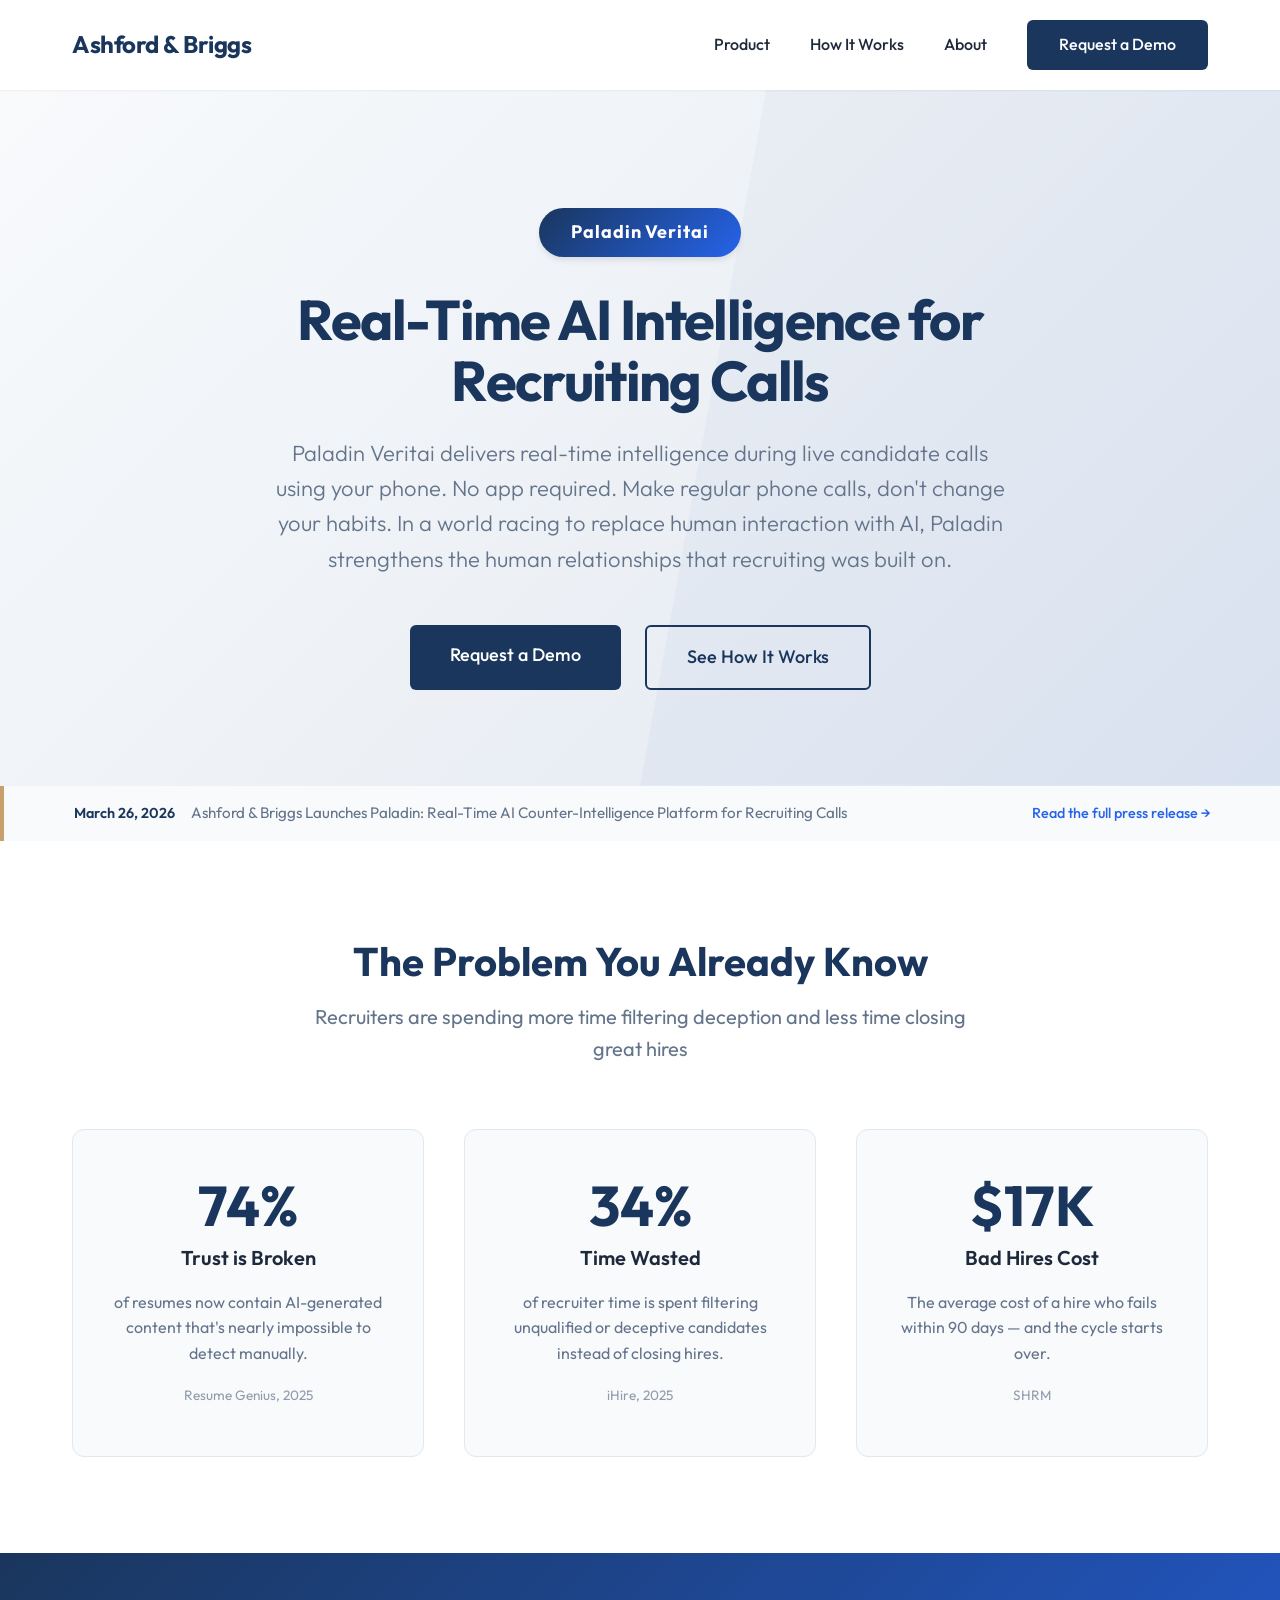
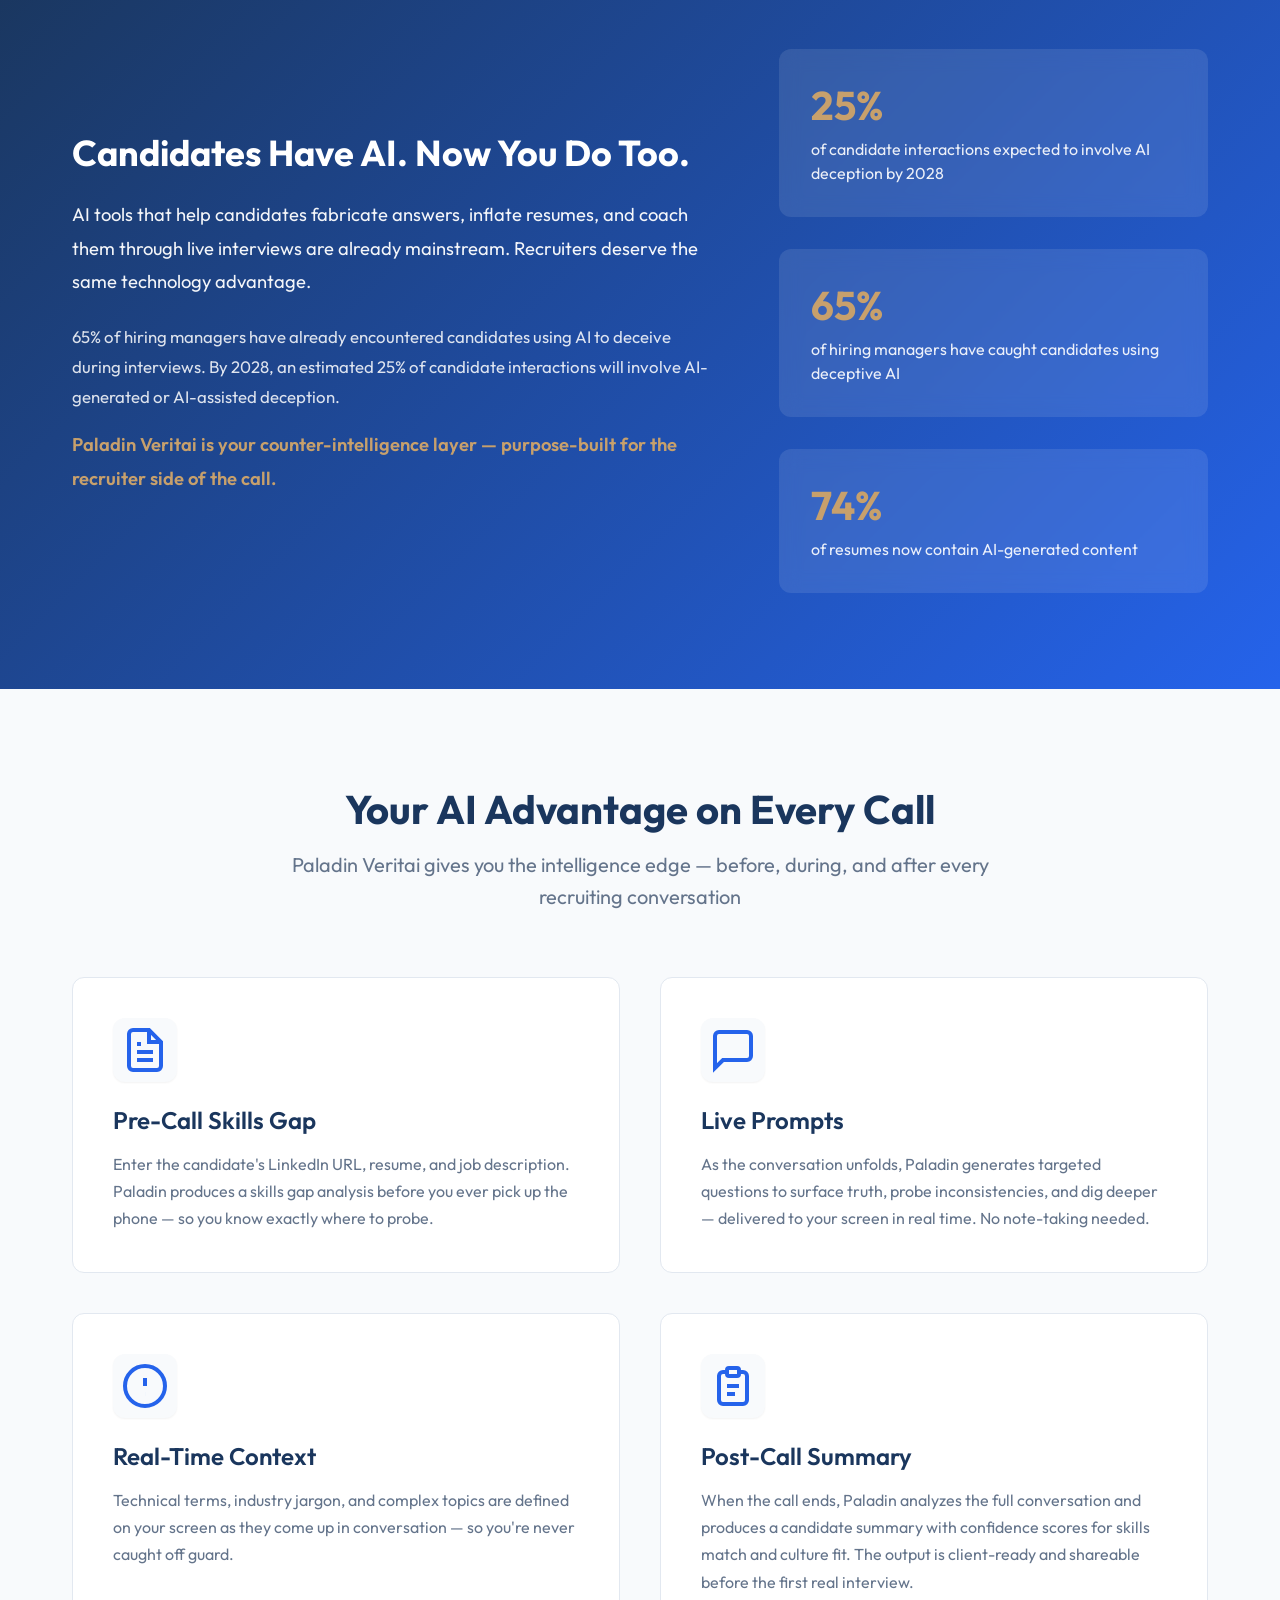
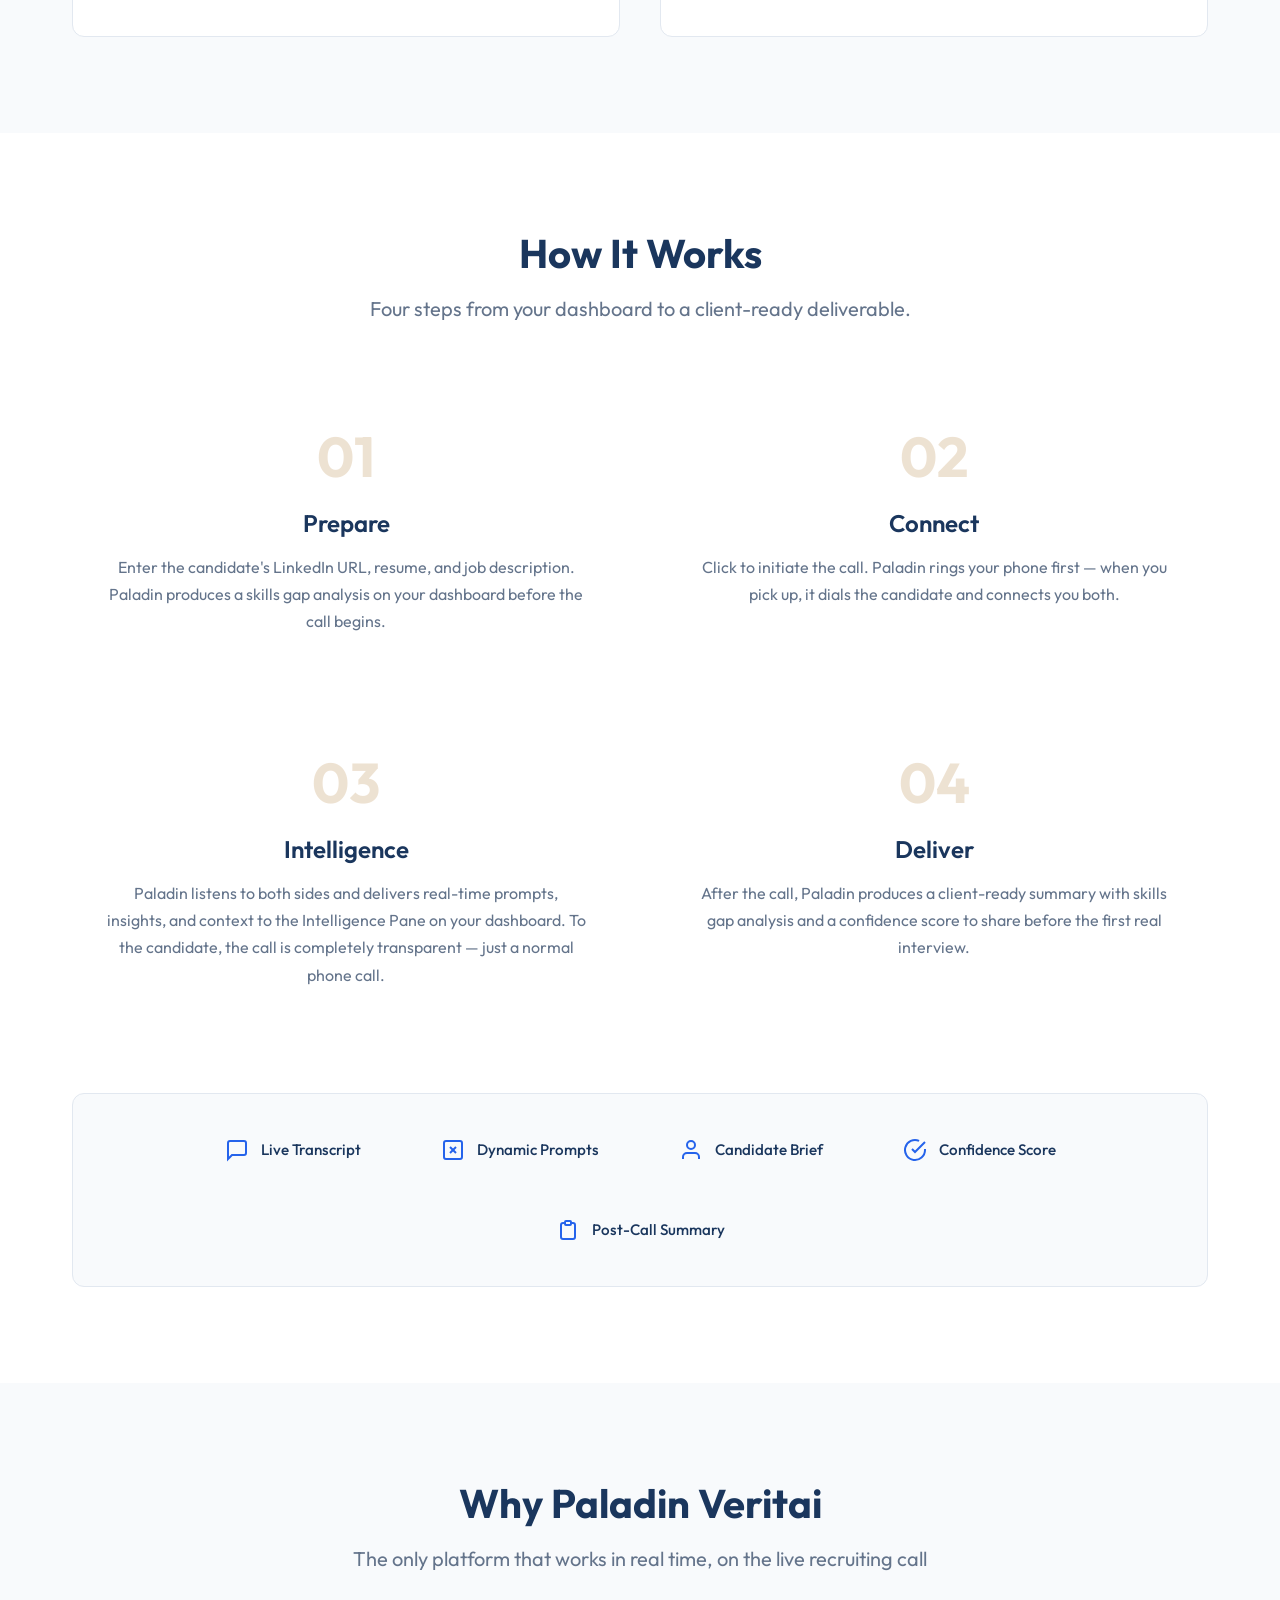
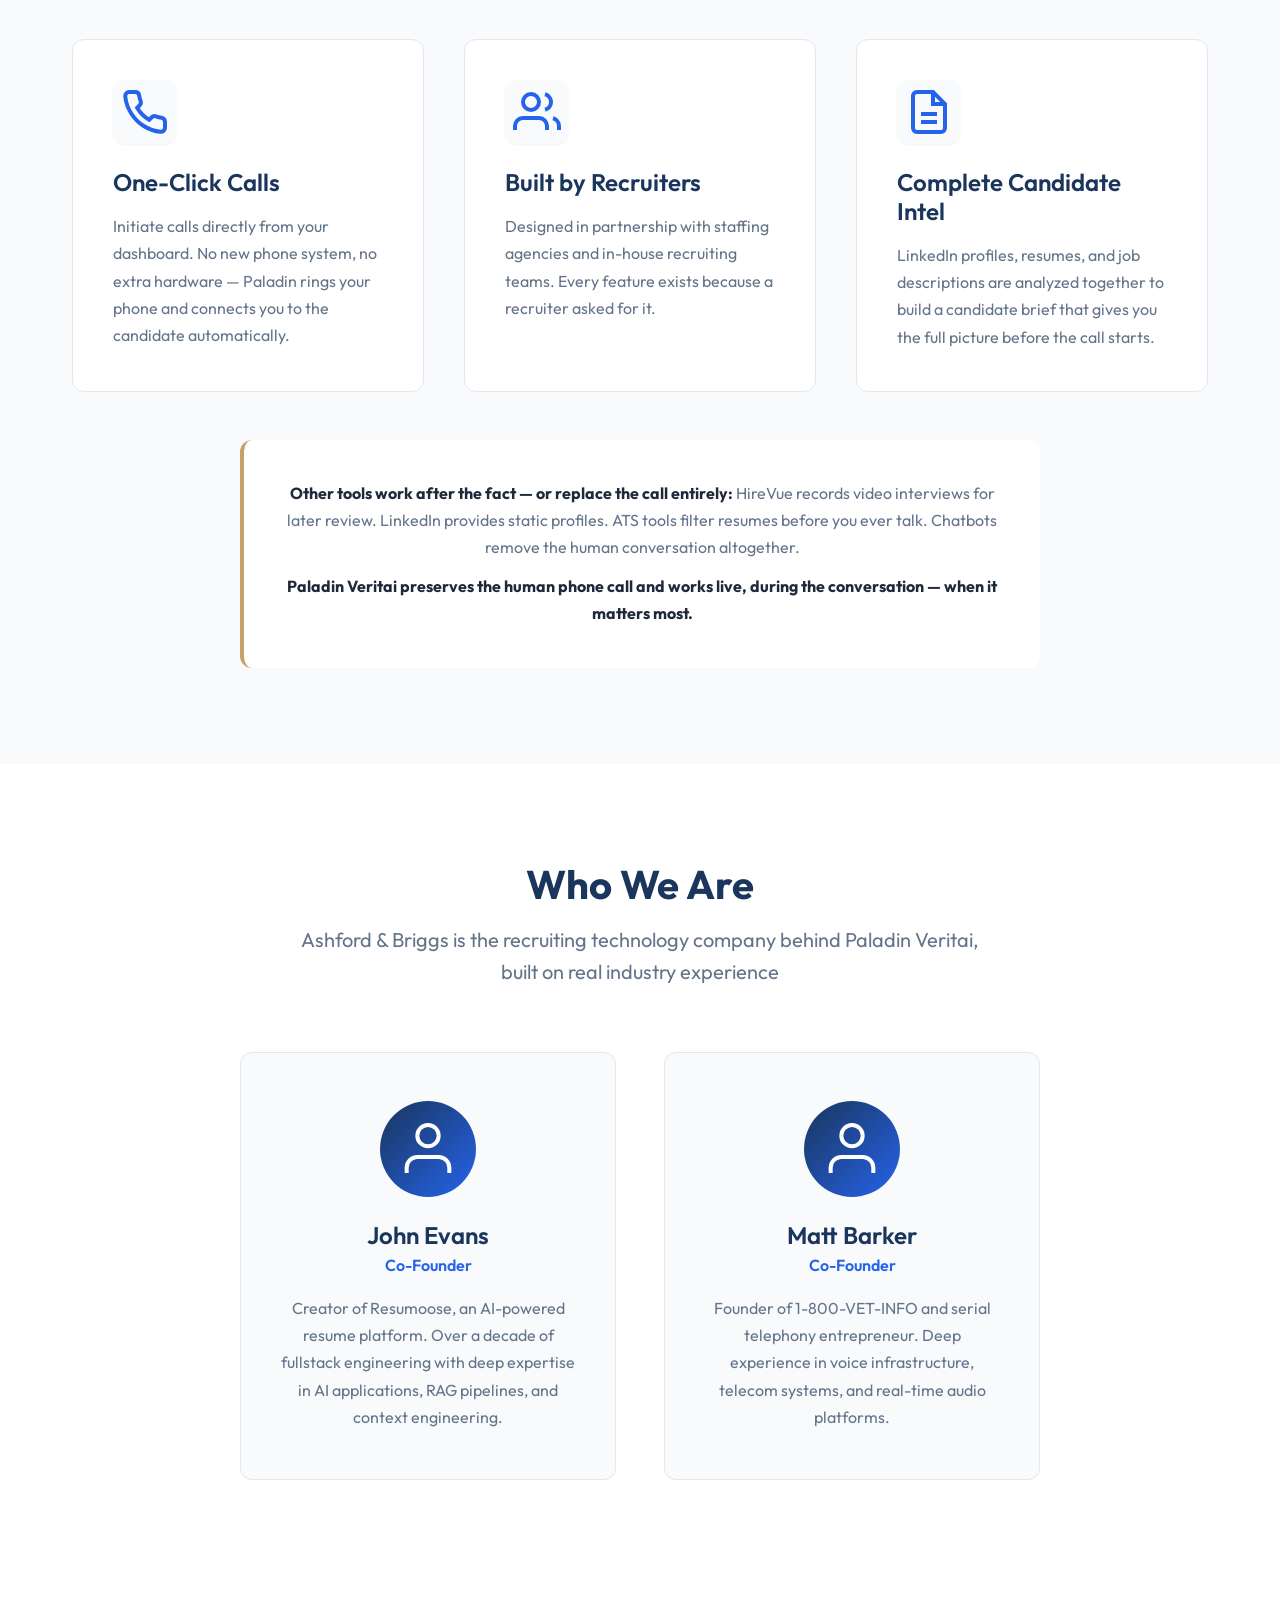
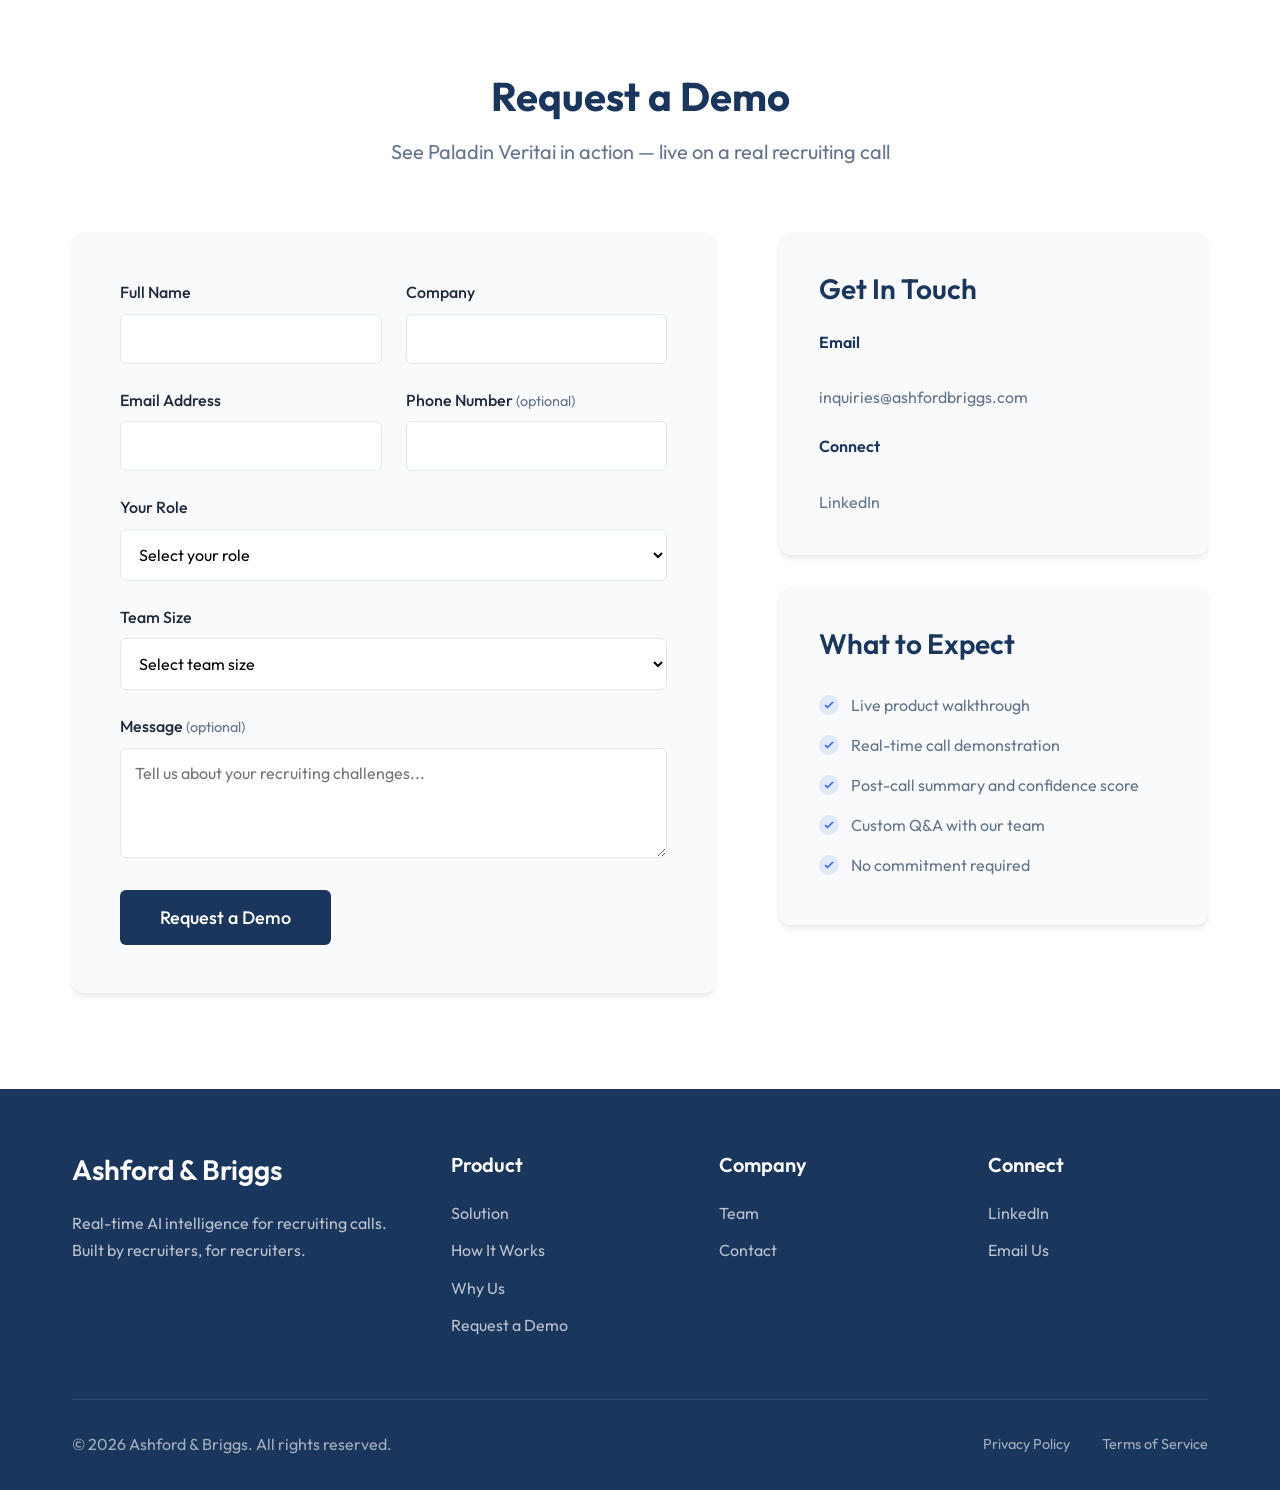
<file: index.html>
<!DOCTYPE html>
<html lang="en">
<head>
    <meta charset="UTF-8">
    <meta name="viewport" content="width=device-width, initial-scale=1.0">
    <!-- SEO Meta Tags -->
    <title>Paladin - Real-Time AI Intelligence for Recruiting Calls</title>
    <meta name="description" content="Transform recruiting with Paladin's real-time AI intelligence. Get live candidate insights during phone calls without changing your workflow. Try Paladin today!">
    <meta name="keywords" content="real-time recruiting AI, AI recruiting intelligence, candidate verification, recruiting technology, live call intelligence, phone recruiting AI, AI interview assistance, recruiting automation, candidate screening AI, voice technology recruiting">
    <meta name="author" content="Ashford & Briggs">
    <meta name="robots" content="index, follow, max-snippet:-1, max-image-preview:large, max-video-preview:-1">
    <link rel="canonical" href="https://ashfordbriggs.com">

    <!-- Open Graph Tags -->
    <meta property="og:type" content="website">
    <meta property="og:title" content="Paladin: Real-Time AI Intelligence for Recruiting Calls">
    <meta property="og:description" content="Revolutionary AI-powered recruiting intelligence that works through your phone. No app required - just make calls and get real-time candidate insights.">
    <meta property="og:url" content="https://ashfordbriggs.com">
    <meta property="og:image" content="https://ashfordbriggs.com/images/paladin-og-image.jpg">
    <meta property="og:site_name" content="Ashford and Briggs">
    <meta property="og:locale" content="en_US">

    <!-- Twitter Card Tags -->
    <meta name="twitter:card" content="summary_large_image">
    <meta name="twitter:title" content="Paladin: Real-Time AI Intelligence for Recruiting Calls">
    <meta name="twitter:description" content="Revolutionary AI-powered recruiting intelligence that works through your phone. No app required - just make calls and get real-time candidate insights.">
    <meta name="twitter:image" content="https://ashfordbriggs.com/images/paladin-og-image.jpg">
    <meta name="twitter:site" content="@ashfordbriggs">

    <!-- Structured Data -->
    <script type="application/ld+json">
    {
      "@context": "https://schema.org",
      "@type": "SoftwareApplication",
      "name": "Paladin",
      "description": "Real-time AI intelligence for recruiting calls using your phone. No app required.",
      "url": "https://ashfordbriggs.com",
      "applicationCategory": "BusinessApplication",
      "operatingSystem": "Any",
      "offers": {
        "@type": "Offer",
        "category": "pre_launch"
      },
      "publisher": {
        "@type": "Organization",
        "name": "Ashford and Briggs",
        "location": {
          "@type": "Place",
          "address": {
            "@type": "PostalAddress",
            "addressLocality": "Jacksonville",
            "addressRegion": "FL"
          }
        },
        "foundingDate": "2026",
        "founder": {
          "@type": "Person",
          "name": "Matthew Barker",
          "jobTitle": "Co-Founder"
        }
      },
      "featureList": [
        "Real-time candidate intelligence",
        "Skills gap analysis",
        "Live prompts during calls",
        "Truth verification",
        "Post-call summaries"
      ]
    }
    </script>

    <!-- Outfit Font from Google Fonts -->
    <link rel="preconnect" href="https://fonts.googleapis.com">
    <link rel="preconnect" href="https://fonts.gstatic.com" crossorigin>
    <link href="https://fonts.googleapis.com/css2?family=Outfit:wght@300;400;500;600;700&display=swap" rel="stylesheet">

    <link rel="stylesheet" href="styles.css">
</head>
<body>
    <!-- Header -->
    <header class="site-header">
        <nav class="container nav-container">
            <div class="logo">
                <h1>Ashford & Briggs</h1>
            </div>
            <ul class="nav-menu" id="navMenu">
                <li><a href="#product">Product</a></li>
                <li><a href="#how-it-works">How It Works</a></li>
                <li><a href="#about">About</a></li>
                <li><a href="#contact" class="btn-primary">Request a Demo</a></li>
            </ul>
            <button class="mobile-menu-toggle" id="mobileMenuToggle" aria-label="Toggle navigation menu">
                <span></span>
                <span></span>
                <span></span>
            </button>
        </nav>
    </header>

    <!-- Hero Section -->
    <section id="home" class="hero">
        <div class="container hero-content">
            <p class="hero-badge">Paladin Veritai</p>
            <h2 class="hero-title">Real-Time AI Intelligence for Recruiting Calls</h2>
            <p class="hero-subtitle">Paladin Veritai delivers real-time intelligence during live candidate calls using your phone. No app required. Make regular phone calls, don't change your habits. In a world racing to replace human interaction with AI, Paladin strengthens the human relationships that recruiting was built on.</p>
            <div class="hero-cta">
                <a href="#contact" class="btn-primary btn-large">Request a Demo</a>
                <a href="#how-it-works" class="btn-secondary btn-large">See How It Works</a>
            </div>
        </div>
    </section>

    <!-- Press Release Teaser -->
    <section class="press-teaser">
        <div class="container press-teaser-content">
            <span class="press-teaser-date">March 26, 2026</span>
            <span class="press-teaser-text">Ashford &amp; Briggs Launches Paladin: Real-Time AI Counter-Intelligence Platform for Recruiting Calls</span>
            <a href="press-release.html" class="press-teaser-link">Read the full press release &rarr;</a>
        </div>
    </section>

    <!-- Problem Section -->
    <section id="problem" class="problem">
        <div class="container">
            <header class="section-header">
                <h2>The Problem You Already Know</h2>
                <p>Recruiters are spending more time filtering deception and less time closing great hires</p>
            </header>

            <div class="problem-stats">
                <article class="stat-card">
                    <h3>74%</h3>
                    <p class="stat-label">Trust is Broken</p>
                    <p class="stat-detail">of resumes now contain AI-generated content that's nearly impossible to detect manually.</p>
                    <cite>Resume Genius, 2025</cite>
                </article>

                <article class="stat-card">
                    <h3>34%</h3>
                    <p class="stat-label">Time Wasted</p>
                    <p class="stat-detail">of recruiter time is spent filtering unqualified or deceptive candidates instead of closing hires.</p>
                    <cite>iHire, 2025</cite>
                </article>

                <article class="stat-card">
                    <h3>$17K</h3>
                    <p class="stat-label">Bad Hires Cost</p>
                    <p class="stat-detail">The average cost of a hire who fails within 90 days — and the cycle starts over.</p>
                    <cite>SHRM</cite>
                </article>
            </div>
        </div>
    </section>

    <!-- Market Context Section -->
    <section id="market" class="market-context">
        <div class="container">
            <div class="market-content">
                <div class="market-text">
                    <h2>Candidates Have AI. Now You Do Too.</h2>
                    <p class="market-lead">AI tools that help candidates fabricate answers, inflate resumes, and coach them through live interviews are already mainstream. Recruiters deserve the same technology advantage.</p>
                    <p>65% of hiring managers have already encountered candidates using AI to deceive during interviews. By 2028, an estimated 25% of candidate interactions will involve AI-generated or AI-assisted deception.</p>
                    <p class="market-highlight">Paladin Veritai is your counter-intelligence layer — purpose-built for the recruiter side of the call.</p>
                </div>
                <div class="market-stats">
                    <div class="market-stat">
                        <h3>25%</h3>
                        <p>of candidate interactions expected to involve AI deception by 2028</p>
                    </div>
                    <div class="market-stat">
                        <h3>65%</h3>
                        <p>of hiring managers have caught candidates using deceptive AI</p>
                    </div>
                    <div class="market-stat">
                        <h3>74%</h3>
                        <p>of resumes now contain AI-generated content</p>
                    </div>
                </div>
            </div>
        </div>
    </section>

    <!-- Solution Section -->
    <section id="product" class="solution">
        <div class="container">
            <header class="section-header">
                <h2>Your AI Advantage on Every Call</h2>
                <p>Paladin Veritai gives you the intelligence edge — before, during, and after every recruiting conversation</p>
            </header>

            <div class="solution-grid">
                <article class="solution-card">
                    <div class="solution-icon">
                        <svg width="48" height="48" viewBox="0 0 24 24" fill="none" stroke="currentColor" stroke-width="2">
                            <path d="M14 2H6a2 2 0 0 0-2 2v16a2 2 0 0 0 2 2h12a2 2 0 0 0 2-2V8z"></path>
                            <polyline points="14 2 14 8 20 8"></polyline>
                            <line x1="16" y1="13" x2="8" y2="13"></line>
                            <line x1="16" y1="17" x2="8" y2="17"></line>
                            <polyline points="10 9 9 9 8 9"></polyline>
                        </svg>
                    </div>
                    <h3>Pre-Call Skills Gap</h3>
                    <p>Enter the candidate's LinkedIn URL, resume, and job description. Paladin produces a skills gap analysis before you ever pick up the phone — so you know exactly where to probe.</p>
                </article>

                <article class="solution-card">
                    <div class="solution-icon">
                        <svg width="48" height="48" viewBox="0 0 24 24" fill="none" stroke="currentColor" stroke-width="2">
                            <path d="M21 15a2 2 0 0 1-2 2H7l-4 4V5a2 2 0 0 1 2-2h14a2 2 0 0 1 2 2z"></path>
                        </svg>
                    </div>
                    <h3>Live Prompts</h3>
                    <p>As the conversation unfolds, Paladin generates targeted questions to surface truth, probe inconsistencies, and dig deeper — delivered to your screen in real time. No note-taking needed.</p>
                </article>

                <article class="solution-card">
                    <div class="solution-icon">
                        <svg width="48" height="48" viewBox="0 0 24 24" fill="none" stroke="currentColor" stroke-width="2">
                            <circle cx="12" cy="12" r="10"></circle>
                            <line x1="12" y1="8" x2="12" y2="12"></line>
                            <line x1="12" y1="16" x2="12.01" y2="16"></line>
                        </svg>
                    </div>
                    <h3>Real-Time Context</h3>
                    <p>Technical terms, industry jargon, and complex topics are defined on your screen as they come up in conversation — so you're never caught off guard.</p>
                </article>

                <article class="solution-card">
                    <div class="solution-icon">
                        <svg width="48" height="48" viewBox="0 0 24 24" fill="none" stroke="currentColor" stroke-width="2">
                            <path d="M9 5H7a2 2 0 0 0-2 2v12a2 2 0 0 0 2 2h10a2 2 0 0 0 2-2V7a2 2 0 0 0-2-2h-2"></path>
                            <rect x="9" y="3" width="6" height="4" rx="1"></rect>
                            <line x1="9" y1="12" x2="15" y2="12"></line>
                            <line x1="9" y1="16" x2="13" y2="16"></line>
                        </svg>
                    </div>
                    <h3>Post-Call Summary</h3>
                    <p>When the call ends, Paladin analyzes the full conversation and produces a candidate summary with confidence scores for skills match and culture fit. The output is client-ready and shareable before the first real interview.</p>
                </article>
            </div>
        </div>
    </section>

    <!-- How It Works Section -->
    <section id="how-it-works" class="how-it-works">
        <div class="container">
            <header class="section-header">
                <h2>How It Works</h2>
                <p>Four steps from your dashboard to a client-ready deliverable.</p>
            </header>

            <div class="steps-grid">
                <article class="step-card">
                    <div class="step-number">01</div>
                    <h3>Prepare</h3>
                    <p>Enter the candidate's LinkedIn URL, resume, and job description. Paladin produces a skills gap analysis on your dashboard before the call begins.</p>
                </article>

                <article class="step-card">
                    <div class="step-number">02</div>
                    <h3>Connect</h3>
                    <p>Click to initiate the call. Paladin rings your phone first — when you pick up, it dials the candidate and connects you both.</p>
                </article>

                <article class="step-card">
                    <div class="step-number">03</div>
                    <h3>Intelligence</h3>
                    <p>Paladin listens to both sides and delivers real-time prompts, insights, and context to the Intelligence Pane on your dashboard. To the candidate, the call is completely transparent — just a normal phone call.</p>
                </article>

                <article class="step-card">
                    <div class="step-number">04</div>
                    <h3>Deliver</h3>
                    <p>After the call, Paladin produces a client-ready summary with skills gap analysis and a confidence score to share before the first real interview.</p>
                </article>
            </div>

            <div class="features-callout">
                <div class="callout-item">
                    <svg width="24" height="24" viewBox="0 0 24 24" fill="none" stroke="currentColor" stroke-width="2">
                        <path d="M21 15a2 2 0 0 1-2 2H7l-4 4V5a2 2 0 0 1 2-2h14a2 2 0 0 1 2 2z"></path>
                    </svg>
                    <span>Live Transcript</span>
                </div>
                <div class="callout-item">
                    <svg width="24" height="24" viewBox="0 0 24 24" fill="none" stroke="currentColor" stroke-width="2">
                        <rect x="3" y="3" width="18" height="18" rx="2" ry="2"></rect>
                        <line x1="9" y1="9" x2="15" y2="15"></line>
                        <line x1="15" y1="9" x2="9" y2="15"></line>
                    </svg>
                    <span>Dynamic Prompts</span>
                </div>
                <div class="callout-item">
                    <svg width="24" height="24" viewBox="0 0 24 24" fill="none" stroke="currentColor" stroke-width="2">
                        <path d="M20 21v-2a4 4 0 0 0-4-4H8a4 4 0 0 0-4 4v2"></path>
                        <circle cx="12" cy="7" r="4"></circle>
                    </svg>
                    <span>Candidate Brief</span>
                </div>
                <div class="callout-item">
                    <svg width="24" height="24" viewBox="0 0 24 24" fill="none" stroke="currentColor" stroke-width="2">
                        <path d="M22 11.08V12a10 10 0 1 1-5.93-9.14"></path>
                        <polyline points="22 4 12 14.01 9 11.01"></polyline>
                    </svg>
                    <span>Confidence Score</span>
                </div>
                <div class="callout-item">
                    <svg width="24" height="24" viewBox="0 0 24 24" fill="none" stroke="currentColor" stroke-width="2">
                        <path d="M9 5H7a2 2 0 0 0-2 2v12a2 2 0 0 0 2 2h10a2 2 0 0 0 2-2V7a2 2 0 0 0-2-2h-2"></path>
                        <rect x="9" y="3" width="6" height="4" rx="1"></rect>
                    </svg>
                    <span>Post-Call Summary</span>
                </div>
            </div>
        </div>
    </section>

    <!-- Why Us Section -->
    <section id="why-us" class="why-us">
        <div class="container">
            <header class="section-header">
                <h2>Why Paladin Veritai</h2>
                <p>The only platform that works in real time, on the live recruiting call</p>
            </header>

            <div class="advantages-grid">
                <article class="advantage-card">
                    <div class="advantage-icon">
                        <svg width="48" height="48" viewBox="0 0 24 24" fill="none" stroke="currentColor" stroke-width="2">
                            <path d="M22 16.92v3a2 2 0 0 1-2.18 2 19.79 19.79 0 0 1-8.63-3.07 19.5 19.5 0 0 1-6-6 19.79 19.79 0 0 1-3.07-8.67A2 2 0 0 1 4.11 2h3a2 2 0 0 1 2 1.72 12.84 12.84 0 0 0 .7 2.81 2 2 0 0 1-.45 2.11L8.09 9.91a16 16 0 0 0 6 6l1.27-1.27a2 2 0 0 1 2.11-.45 12.84 12.84 0 0 0 2.81.7A2 2 0 0 1 22 16.92z"></path>
                        </svg>
                    </div>
                    <h3>One-Click Calls</h3>
                    <p>Initiate calls directly from your dashboard. No new phone system, no extra hardware — Paladin rings your phone and connects you to the candidate automatically.</p>
                </article>

                <article class="advantage-card">
                    <div class="advantage-icon">
                        <svg width="48" height="48" viewBox="0 0 24 24" fill="none" stroke="currentColor" stroke-width="2">
                            <path d="M17 21v-2a4 4 0 0 0-4-4H5a4 4 0 0 0-4 4v2"></path>
                            <circle cx="9" cy="7" r="4"></circle>
                            <path d="M23 21v-2a4 4 0 0 0-3-3.87"></path>
                            <path d="M16 3.13a4 4 0 0 1 0 7.75"></path>
                        </svg>
                    </div>
                    <h3>Built by Recruiters</h3>
                    <p>Designed in partnership with staffing agencies and in-house recruiting teams. Every feature exists because a recruiter asked for it.</p>
                </article>

                <article class="advantage-card">
                    <div class="advantage-icon">
                        <svg width="48" height="48" viewBox="0 0 24 24" fill="none" stroke="currentColor" stroke-width="2">
                            <path d="M14 2H6a2 2 0 0 0-2 2v16a2 2 0 0 0 2 2h12a2 2 0 0 0 2-2V8z"></path>
                            <polyline points="14 2 14 8 20 8"></polyline>
                            <line x1="16" y1="13" x2="8" y2="13"></line>
                            <line x1="16" y1="17" x2="8" y2="17"></line>
                        </svg>
                    </div>
                    <h3>Complete Candidate Intel</h3>
                    <p>LinkedIn profiles, resumes, and job descriptions are analyzed together to build a candidate brief that gives you the full picture before the call starts.</p>
                </article>
            </div>

            <div class="competitor-context">
                <p><strong>Other tools work after the fact — or replace the call entirely:</strong> HireVue records video interviews for later review. LinkedIn provides static profiles. ATS tools filter resumes before you ever talk. Chatbots remove the human conversation altogether.</p>
                <p><strong>Paladin Veritai preserves the human phone call and works live, during the conversation — when it matters most.</strong></p>
            </div>
        </div>
    </section>

    <!-- Team Section -->
    <section id="about" class="team">
        <div class="container">
            <header class="section-header">
                <h2>Who We Are</h2>
                <p>Ashford & Briggs is the recruiting technology company behind Paladin Veritai, built on real industry experience</p>
            </header>

            <div class="team-grid">
                <article class="team-card">
                    <div class="team-avatar">
                        <svg width="64" height="64" viewBox="0 0 24 24" fill="none" stroke="currentColor" stroke-width="1.5">
                            <path d="M20 21v-2a4 4 0 0 0-4-4H8a4 4 0 0 0-4 4v2"></path>
                            <circle cx="12" cy="7" r="4"></circle>
                        </svg>
                    </div>
                    <h3>John Evans</h3>
                    <p class="team-role">Co-Founder</p>
                    <p>Creator of Resumoose, an AI-powered resume platform. Over a decade of fullstack engineering with deep expertise in AI applications, RAG pipelines, and context engineering.</p>
                </article>

                <article class="team-card">
                    <div class="team-avatar">
                        <svg width="64" height="64" viewBox="0 0 24 24" fill="none" stroke="currentColor" stroke-width="1.5">
                            <path d="M20 21v-2a4 4 0 0 0-4-4H8a4 4 0 0 0-4 4v2"></path>
                            <circle cx="12" cy="7" r="4"></circle>
                        </svg>
                    </div>
                    <h3>Matt Barker</h3>
                    <p class="team-role">Co-Founder</p>
                    <p>Founder of 1-800-VET-INFO and serial telephony entrepreneur. Deep experience in voice infrastructure, telecom systems, and real-time audio platforms.</p>
                </article>
            </div>
        </div>
    </section>

    <!-- Demo Request / Contact Section -->
    <section id="contact" class="contact">
        <div class="container">
            <header class="section-header">
                <h2>Request a Demo</h2>
                <p>See Paladin Veritai in action — live on a real recruiting call</p>
            </header>

            <div class="contact-content">
                <form class="contact-form" id="contactForm">
                    <div class="form-row">
                        <div class="form-group">
                            <label for="name">Full Name</label>
                            <input type="text" id="name" name="name" required>
                        </div>

                        <div class="form-group">
                            <label for="company">Company</label>
                            <input type="text" id="company" name="company" required>
                        </div>
                    </div>

                    <div class="form-row">
                        <div class="form-group">
                            <label for="email">Email Address</label>
                            <input type="email" id="email" name="email" required>
                        </div>

                        <div class="form-group">
                            <label for="phone">Phone Number <span class="optional">(optional)</span></label>
                            <input type="tel" id="phone" name="phone">
                        </div>
                    </div>

                    <div class="form-group">
                        <label for="role">Your Role</label>
                        <select id="role" name="role" required>
                            <option value="">Select your role</option>
                            <option value="recruiter">Recruiter</option>
                            <option value="recruiting-manager">Recruiting Manager</option>
                            <option value="hr-director">HR Director / VP</option>
                            <option value="agency-owner">Staffing Agency Owner</option>
                            <option value="executive">Executive / C-Suite</option>
                            <option value="other">Other</option>
                        </select>
                    </div>

                    <div class="form-group">
                        <label for="teamSize">Team Size</label>
                        <select id="teamSize" name="teamSize" required>
                            <option value="">Select team size</option>
                            <option value="1-5">1-5 recruiters</option>
                            <option value="6-20">6-20 recruiters</option>
                            <option value="21-50">21-50 recruiters</option>
                            <option value="50+">50+ recruiters</option>
                        </select>
                    </div>

                    <div class="form-group">
                        <label for="message">Message <span class="optional">(optional)</span></label>
                        <textarea id="message" name="message" rows="4" placeholder="Tell us about your recruiting challenges..."></textarea>
                    </div>

                    <button type="submit" class="btn-primary btn-large">Request a Demo</button>
                </form>

                <div class="contact-info">
                    <div class="contact-card">
                        <h3>Get In Touch</h3>
                        <address>
                            <p><strong>Email</strong><br>
                            <a href="mailto:inquiries@ashfordbriggs.com">inquiries@ashfordbriggs.com</a></p>

                            <p><strong>Connect</strong><br>
                            <a href="https://www.linkedin.com/company/ashford-briggs-llc" target="_blank" rel="noopener noreferrer">LinkedIn</a></p>
                        </address>
                    </div>

                    <div class="contact-card demo-info-card">
                        <h3>What to Expect</h3>
                        <ul class="demo-checklist">
                            <li>Live product walkthrough</li>
                            <li>Real-time call demonstration</li>
                            <li>Post-call summary and confidence score</li>
                            <li>Custom Q&A with our team</li>
                            <li>No commitment required</li>
                        </ul>
                    </div>
                </div>
            </div>
        </div>
    </section>

    <!-- Footer -->
    <footer class="site-footer">
        <div class="container">
            <div class="footer-content">
                <div class="footer-column">
                    <h3>Ashford & Briggs</h3>
                    <p>Real-time AI intelligence for recruiting calls. Built by recruiters, for recruiters.</p>
                </div>

                <div class="footer-column">
                    <h4>Product</h4>
                    <ul>
                        <li><a href="#product">Solution</a></li>
                        <li><a href="#how-it-works">How It Works</a></li>
                        <li><a href="#why-us">Why Us</a></li>
                        <li><a href="#contact">Request a Demo</a></li>
                    </ul>
                </div>

                <div class="footer-column">
                    <h4>Company</h4>
                    <ul>
                        <li><a href="#about">Team</a></li>
                        <li><a href="mailto:inquiries@ashfordbriggs.com">Contact</a></li>
                    </ul>
                </div>

                <div class="footer-column">
                    <h4>Connect</h4>
                    <ul>
                        <li><a href="https://www.linkedin.com/company/ashford-briggs-llc" target="_blank" rel="noopener noreferrer">LinkedIn</a></li>
                        <li><a href="mailto:inquiries@ashfordbriggs.com">Email Us</a></li>
                    </ul>
                </div>
            </div>

            <div class="footer-bottom">
                <p>&copy; 2026 Ashford & Briggs. All rights reserved.</p>
                <div class="footer-legal">
                    <a href="privacy.html">Privacy Policy</a>
                    <a href="#terms">Terms of Service</a>
                </div>
            </div>
        </div>
    </footer>

    <script src="script.js"></script>
</body>
</html>
</file>
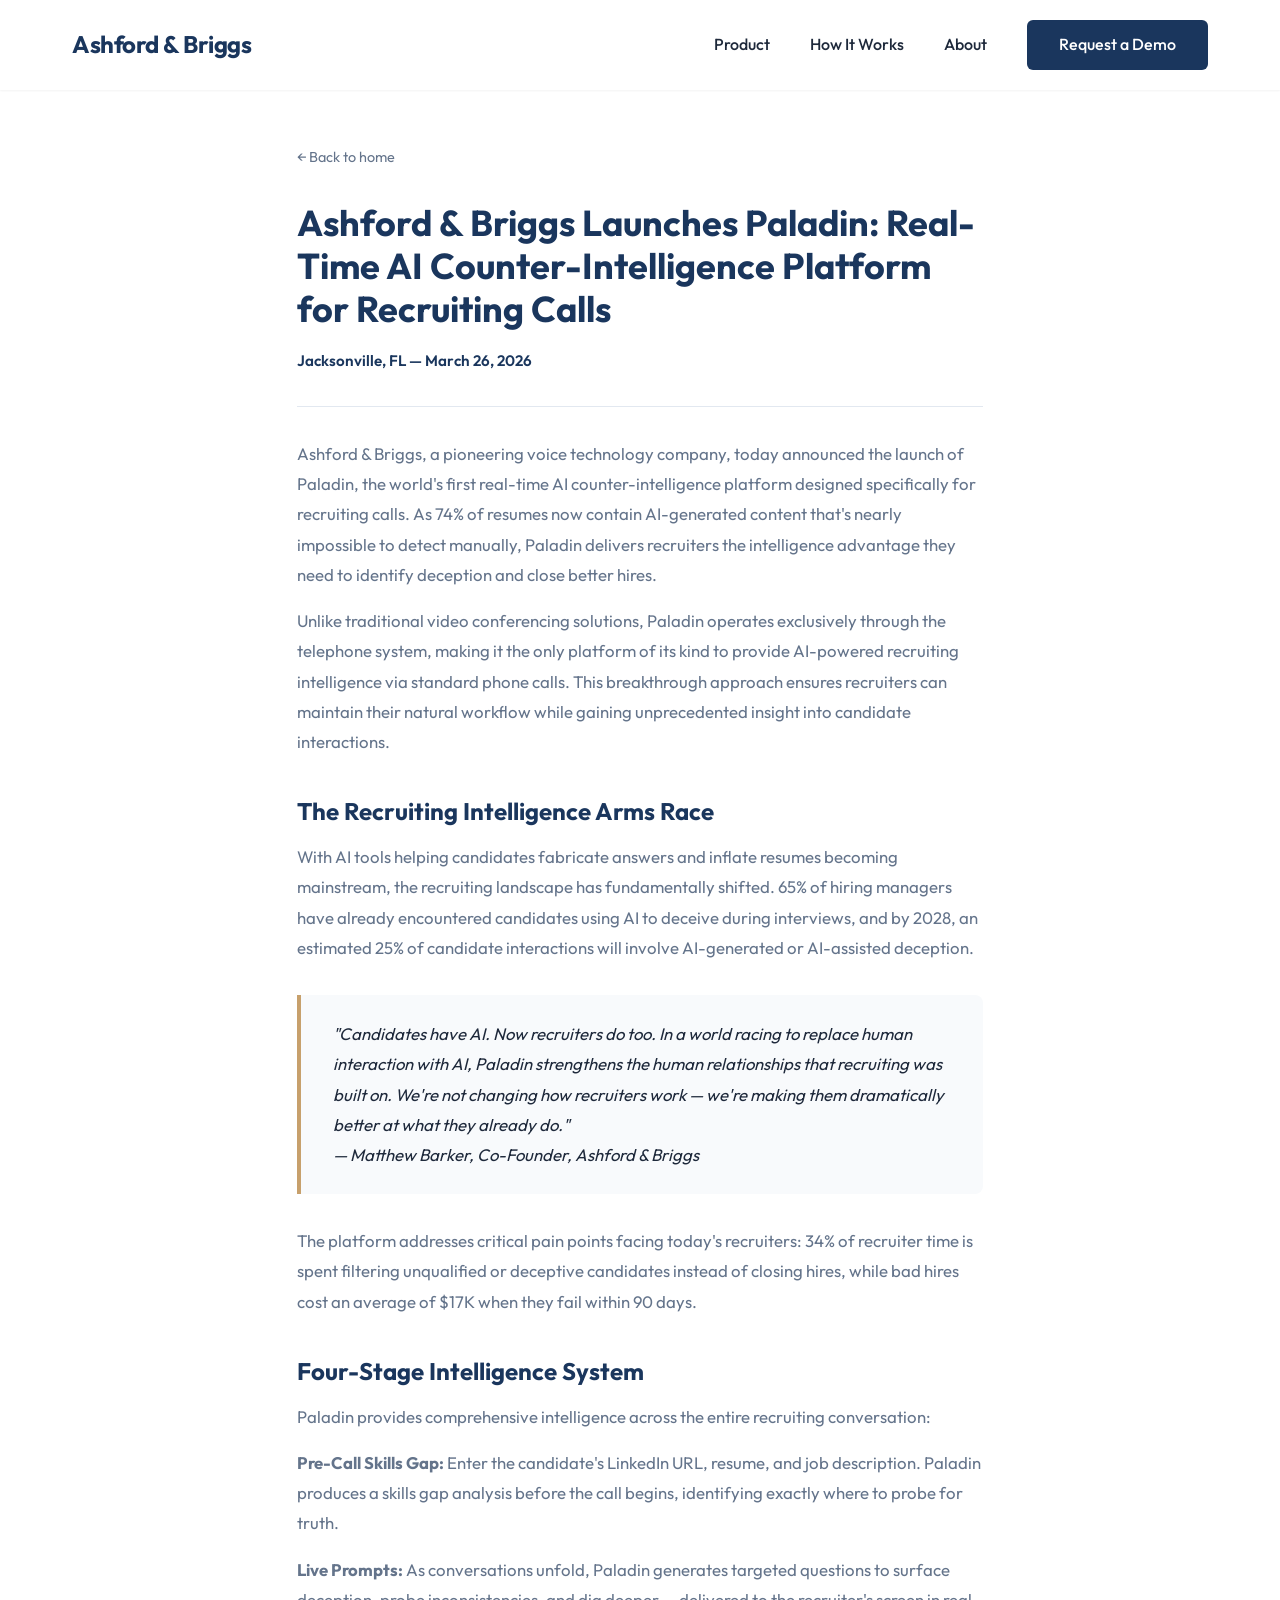
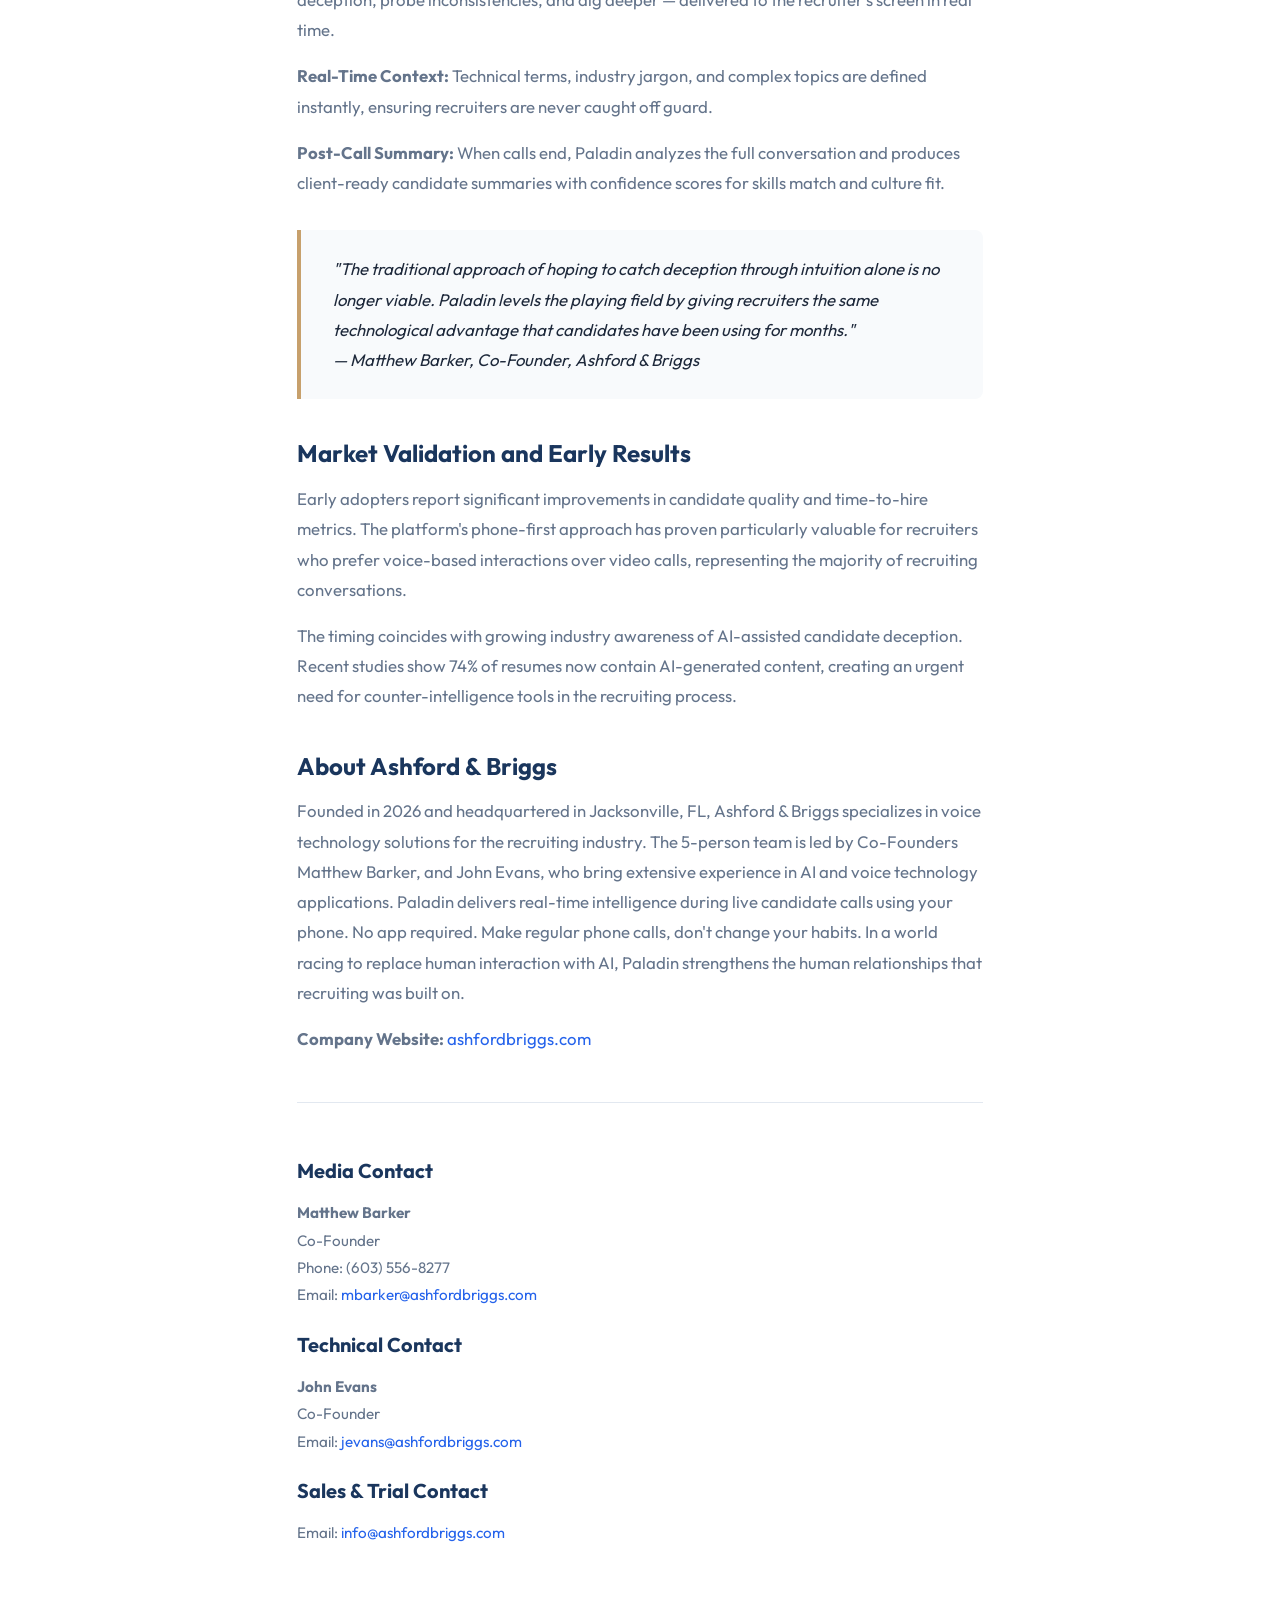
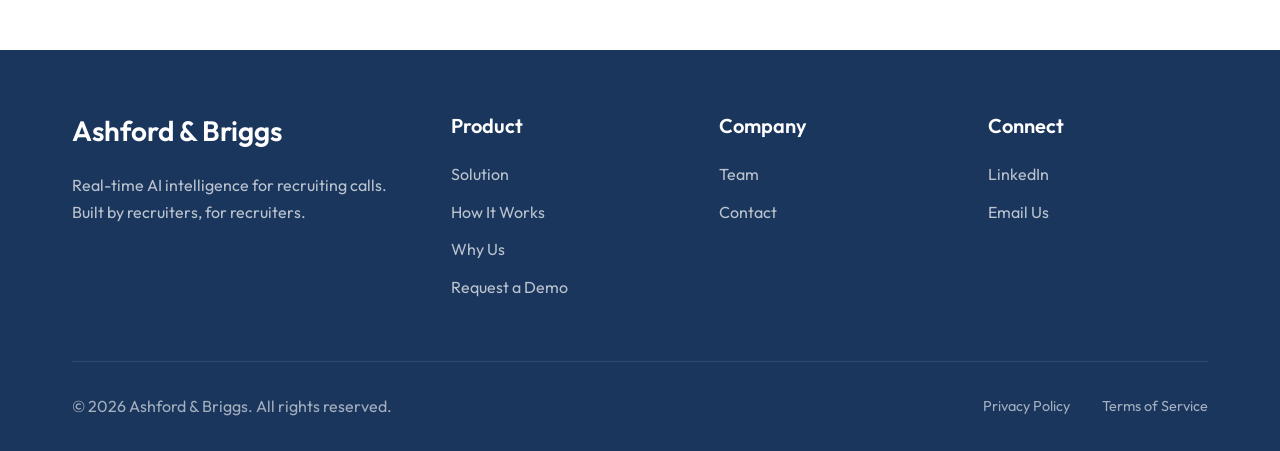
<file: press-release.html>
<!DOCTYPE html>
<html lang="en">
<head>
    <meta charset="UTF-8">
    <meta name="viewport" content="width=device-width, initial-scale=1.0">
    <meta name="description" content="Ashford & Briggs launches Paladin, the world's first real-time AI counter-intelligence platform designed specifically for recruiting calls.">
    <meta name="keywords" content="Paladin, recruiting AI, press release, Ashford & Briggs, candidate intelligence">
    <meta name="author" content="Ashford & Briggs">
    <title>Press Release: Ashford & Briggs Launches Paladin | Ashford & Briggs</title>

    <link rel="preconnect" href="https://fonts.googleapis.com">
    <link rel="preconnect" href="https://fonts.gstatic.com" crossorigin>
    <link href="https://fonts.googleapis.com/css2?family=Outfit:wght@300;400;500;600;700&display=swap" rel="stylesheet">

    <link rel="stylesheet" href="styles.css">
</head>
<body>
    <!-- Header -->
    <header class="site-header">
        <nav class="container nav-container">
            <div class="logo">
                <a href="index.html" style="color: inherit; text-decoration: none;"><h1>Ashford & Briggs</h1></a>
            </div>
            <ul class="nav-menu" id="navMenu">
                <li><a href="index.html#product">Product</a></li>
                <li><a href="index.html#how-it-works">How It Works</a></li>
                <li><a href="index.html#about">About</a></li>
                <li><a href="index.html#contact" class="btn-primary">Request a Demo</a></li>
            </ul>
            <button class="mobile-menu-toggle" id="mobileMenuToggle" aria-label="Toggle navigation menu">
                <span></span>
                <span></span>
                <span></span>
            </button>
        </nav>
    </header>

    <!-- Press Release Article -->
    <main class="press-release-article" style="margin-top: 80px;">
        <a href="index.html" class="back-link">&larr; Back to home</a>

        <h1>Ashford & Briggs Launches Paladin: Real-Time AI Counter-Intelligence Platform for Recruiting Calls</h1>

        <p class="dateline">Jacksonville, FL &mdash; March 26, 2026</p>

        <p>Ashford &amp; Briggs, a pioneering voice technology company, today announced the launch of Paladin, the world's first real-time AI counter-intelligence platform designed specifically for recruiting calls. As 74% of resumes now contain AI-generated content that's nearly impossible to detect manually, Paladin delivers recruiters the intelligence advantage they need to identify deception and close better hires.</p>

        <p>Unlike traditional video conferencing solutions, Paladin operates exclusively through the telephone system, making it the only platform of its kind to provide AI-powered recruiting intelligence via standard phone calls. This breakthrough approach ensures recruiters can maintain their natural workflow while gaining unprecedented insight into candidate interactions.</p>

        <h2>The Recruiting Intelligence Arms Race</h2>

        <p>With AI tools helping candidates fabricate answers and inflate resumes becoming mainstream, the recruiting landscape has fundamentally shifted. 65% of hiring managers have already encountered candidates using AI to deceive during interviews, and by 2028, an estimated 25% of candidate interactions will involve AI-generated or AI-assisted deception.</p>

        <blockquote>
            <p>"Candidates have AI. Now recruiters do too. In a world racing to replace human interaction with AI, Paladin strengthens the human relationships that recruiting was built on. We're not changing how recruiters work &mdash; we're making them dramatically better at what they already do."</p>
            <p>&mdash; Matthew Barker, Co-Founder, Ashford &amp; Briggs</p>
        </blockquote>

        <p>The platform addresses critical pain points facing today's recruiters: 34% of recruiter time is spent filtering unqualified or deceptive candidates instead of closing hires, while bad hires cost an average of $17K when they fail within 90 days.</p>

        <h2>Four-Stage Intelligence System</h2>

        <p>Paladin provides comprehensive intelligence across the entire recruiting conversation:</p>

        <p><strong>Pre-Call Skills Gap:</strong> Enter the candidate's LinkedIn URL, resume, and job description. Paladin produces a skills gap analysis before the call begins, identifying exactly where to probe for truth.</p>

        <p><strong>Live Prompts:</strong> As conversations unfold, Paladin generates targeted questions to surface deception, probe inconsistencies, and dig deeper &mdash; delivered to the recruiter's screen in real time.</p>

        <p><strong>Real-Time Context:</strong> Technical terms, industry jargon, and complex topics are defined instantly, ensuring recruiters are never caught off guard.</p>

        <p><strong>Post-Call Summary:</strong> When calls end, Paladin analyzes the full conversation and produces client-ready candidate summaries with confidence scores for skills match and culture fit.</p>

        <blockquote>
            <p>"The traditional approach of hoping to catch deception through intuition alone is no longer viable. Paladin levels the playing field by giving recruiters the same technological advantage that candidates have been using for months."</p>
            <p>&mdash; Matthew Barker, Co-Founder, Ashford &amp; Briggs</p>
        </blockquote>

        <h2>Market Validation and Early Results</h2>

        <p>Early adopters report significant improvements in candidate quality and time-to-hire metrics. The platform's phone-first approach has proven particularly valuable for recruiters who prefer voice-based interactions over video calls, representing the majority of recruiting conversations.</p>

        <p>The timing coincides with growing industry awareness of AI-assisted candidate deception. Recent studies show 74% of resumes now contain AI-generated content, creating an urgent need for counter-intelligence tools in the recruiting process.</p>

        <h2>About Ashford & Briggs</h2>

        <p>Founded in 2026 and headquartered in Jacksonville, FL, Ashford &amp; Briggs specializes in voice technology solutions for the recruiting industry. The 5-person team is led by Co-Founders Matthew Barker, and John Evans, who bring extensive experience in AI and voice technology applications. Paladin delivers real-time intelligence during live candidate calls using your phone. No app required. Make regular phone calls, don't change your habits. In a world racing to replace human interaction with AI, Paladin strengthens the human relationships that recruiting was built on.</p>

        <p><strong>Company Website:</strong> <a href="index.html">ashfordbriggs.com</a></p>

        <div class="press-release-contacts">
            <h2>Media Contact</h2>
            <p><strong>Matthew Barker</strong><br>
            Co-Founder<br>
            Phone: (603) 556-8277<br>
            Email: <a href="mailto:mbarker@ashfordbriggs.com">mbarker@ashfordbriggs.com</a></p>

            <h2>Technical Contact</h2>
            <p><strong>John Evans</strong><br>
            Co-Founder<br>
            Email: <a href="mailto:jevans@ashfordbriggs.com">jevans@ashfordbriggs.com</a></p>

            <h2>Sales &amp; Trial Contact</h2>
            <p>Email: <a href="mailto:info@ashfordbriggs.com">info@ashfordbriggs.com</a></p>
        </div>
    </main>

    <!-- Footer -->
    <footer class="site-footer">
        <div class="container">
            <div class="footer-content">
                <div class="footer-column">
                    <h3>Ashford & Briggs</h3>
                    <p>Real-time AI intelligence for recruiting calls. Built by recruiters, for recruiters.</p>
                </div>

                <div class="footer-column">
                    <h4>Product</h4>
                    <ul>
                        <li><a href="index.html#product">Solution</a></li>
                        <li><a href="index.html#how-it-works">How It Works</a></li>
                        <li><a href="index.html#why-us">Why Us</a></li>
                        <li><a href="index.html#contact">Request a Demo</a></li>
                    </ul>
                </div>

                <div class="footer-column">
                    <h4>Company</h4>
                    <ul>
                        <li><a href="index.html#about">Team</a></li>
                        <li><a href="mailto:inquiries@ashfordbriggs.com">Contact</a></li>
                    </ul>
                </div>

                <div class="footer-column">
                    <h4>Connect</h4>
                    <ul>
                        <li><a href="https://www.linkedin.com/company/ashford-briggs-llc" target="_blank" rel="noopener noreferrer">LinkedIn</a></li>
                        <li><a href="mailto:inquiries@ashfordbriggs.com">Email Us</a></li>
                    </ul>
                </div>
            </div>

            <div class="footer-bottom">
                <p>&copy; 2026 Ashford & Briggs. All rights reserved.</p>
                <div class="footer-legal">
                    <a href="#privacy">Privacy Policy</a>
                    <a href="#terms">Terms of Service</a>
                </div>
            </div>
        </div>
    </footer>

    <script src="script.js"></script>
</body>
</html>
</file>
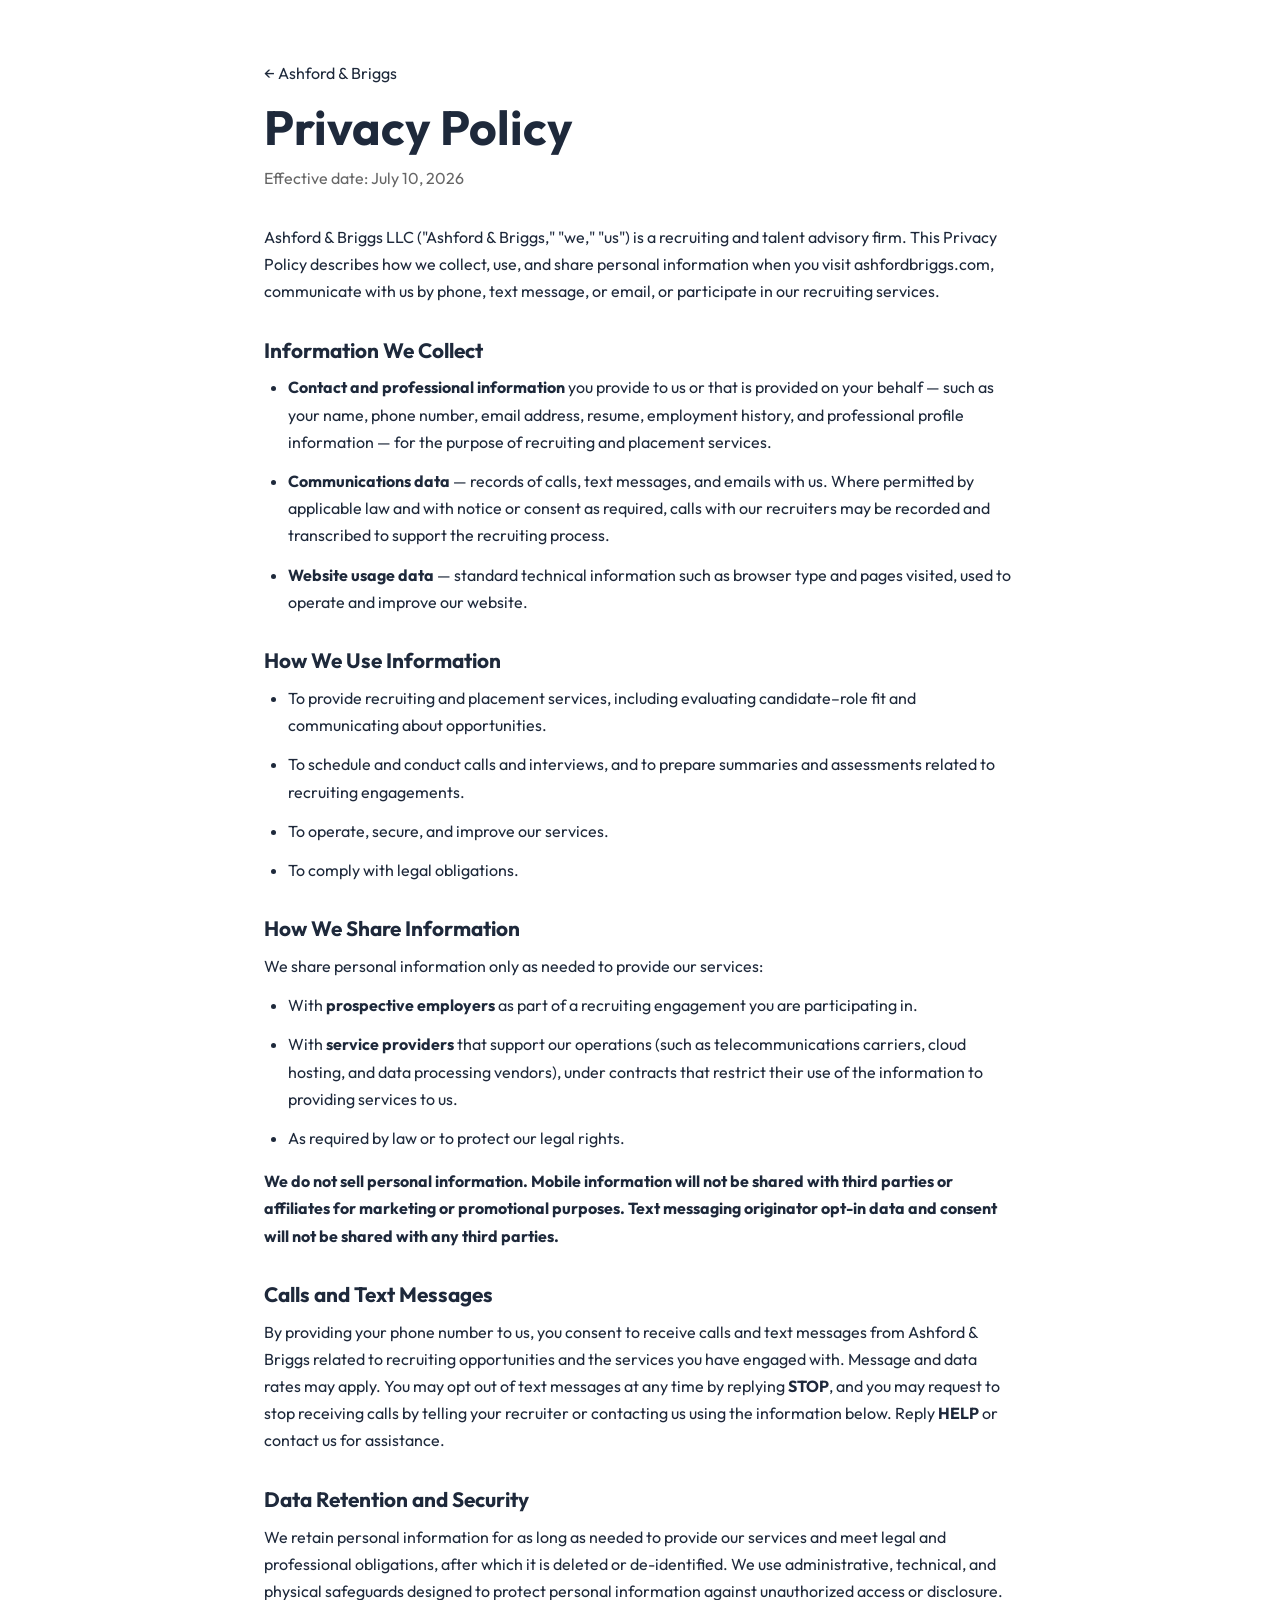
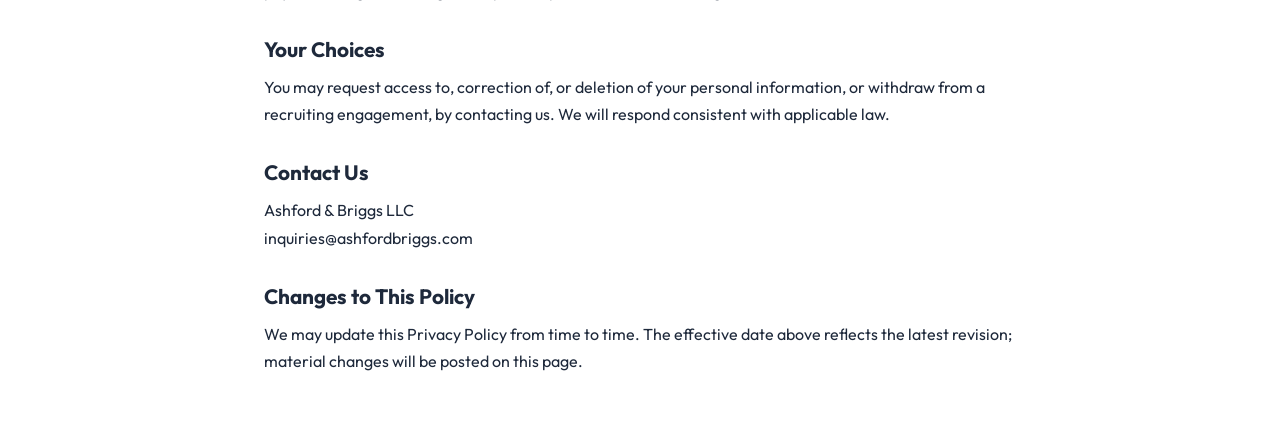
<file: privacy.html>
<!DOCTYPE html>
<html lang="en">
<head>
    <meta charset="UTF-8">
    <meta name="viewport" content="width=device-width, initial-scale=1.0">
    <title>Privacy Policy | Ashford & Briggs</title>
    <link rel="preconnect" href="https://fonts.googleapis.com">
    <link href="https://fonts.googleapis.com/css2?family=Outfit:wght@300;400;500;600;700&display=swap" rel="stylesheet">
    <link rel="stylesheet" href="styles.css">
    <style>
        .legal-page { max-width: 800px; margin: 0 auto; padding: 60px 24px; font-family: 'Outfit', sans-serif; }
        .legal-page h1 { margin-bottom: 8px; }
        .legal-page .effective { color: #666; margin-bottom: 32px; }
        .legal-page h2 { margin: 32px 0 12px; font-size: 1.3rem; }
        .legal-page p, .legal-page li { line-height: 1.7; margin-bottom: 12px; }
        .legal-page ul { padding-left: 24px; margin-bottom: 16px; }
        .legal-page a { color: inherit; }
    </style>
</head>
<body>
    <main class="legal-page">
        <p><a href="index.html">&larr; Ashford &amp; Briggs</a></p>
        <h1>Privacy Policy</h1>
        <p class="effective">Effective date: July 10, 2026</p>

        <p>Ashford &amp; Briggs LLC ("Ashford &amp; Briggs," "we," "us") is a
        recruiting and talent advisory firm. This Privacy Policy describes how we
        collect, use, and share personal information when you visit
        ashfordbriggs.com, communicate with us by phone, text message, or email,
        or participate in our recruiting services.</p>

        <h2>Information We Collect</h2>
        <ul>
            <li><strong>Contact and professional information</strong> you provide
            to us or that is provided on your behalf — such as your name, phone
            number, email address, resume, employment history, and professional
            profile information — for the purpose of recruiting and placement
            services.</li>
            <li><strong>Communications data</strong> — records of calls, text
            messages, and emails with us. Where permitted by applicable law and
            with notice or consent as required, calls with our recruiters may be
            recorded and transcribed to support the recruiting process.</li>
            <li><strong>Website usage data</strong> — standard technical
            information such as browser type and pages visited, used to operate
            and improve our website.</li>
        </ul>

        <h2>How We Use Information</h2>
        <ul>
            <li>To provide recruiting and placement services, including
            evaluating candidate–role fit and communicating about
            opportunities.</li>
            <li>To schedule and conduct calls and interviews, and to prepare
            summaries and assessments related to recruiting engagements.</li>
            <li>To operate, secure, and improve our services.</li>
            <li>To comply with legal obligations.</li>
        </ul>

        <h2>How We Share Information</h2>
        <p>We share personal information only as needed to provide our services:</p>
        <ul>
            <li>With <strong>prospective employers</strong> as part of a
            recruiting engagement you are participating in.</li>
            <li>With <strong>service providers</strong> that support our
            operations (such as telecommunications carriers, cloud hosting, and
            data processing vendors), under contracts that restrict their use of
            the information to providing services to us.</li>
            <li>As required by law or to protect our legal rights.</li>
        </ul>
        <p><strong>We do not sell personal information. Mobile information will
        not be shared with third parties or affiliates for marketing or
        promotional purposes. Text messaging originator opt-in data and consent
        will not be shared with any third parties.</strong></p>

        <h2>Calls and Text Messages</h2>
        <p>By providing your phone number to us, you consent to receive calls
        and text messages from Ashford &amp; Briggs related to recruiting
        opportunities and the services you have engaged with. Message and data
        rates may apply. You may opt out of text messages at any time by
        replying <strong>STOP</strong>, and you may request to stop receiving
        calls by telling your recruiter or contacting us using the information
        below. Reply <strong>HELP</strong> or contact us for assistance.</p>

        <h2>Data Retention and Security</h2>
        <p>We retain personal information for as long as needed to provide our
        services and meet legal and professional obligations, after which it is
        deleted or de-identified. We use administrative, technical, and physical
        safeguards designed to protect personal information against unauthorized
        access or disclosure.</p>

        <h2>Your Choices</h2>
        <p>You may request access to, correction of, or deletion of your
        personal information, or withdraw from a recruiting engagement, by
        contacting us. We will respond consistent with applicable law.</p>

        <h2>Contact Us</h2>
        <p>Ashford &amp; Briggs LLC<br>
        <a href="mailto:inquiries@ashfordbriggs.com">inquiries@ashfordbriggs.com</a></p>

        <h2>Changes to This Policy</h2>
        <p>We may update this Privacy Policy from time to time. The effective
        date above reflects the latest revision; material changes will be posted
        on this page.</p>
    </main>
</body>
</html>
</file>
<file: styles.css>
/* ==========================================
   Ashford & Briggs - Styles
   Paladin Veritai Agent — Product-Focused Site
   ========================================== */

/* CSS Variables for Brand Colors */
:root {
    --primary-color: #1a365d;
    --secondary-color: #2563eb;
    --accent-color: #c7a06c;
    --text-primary: #1e293b;
    --text-secondary: #64748b;
    --background-light: #f8fafc;
    --background-white: #ffffff;
    --border-color: #e2e8f0;
    --shadow-sm: 0 1px 2px 0 rgba(0, 0, 0, 0.05);
    --shadow-md: 0 4px 6px -1px rgba(0, 0, 0, 0.1);
    --shadow-lg: 0 10px 15px -3px rgba(0, 0, 0, 0.1);
    --transition: all 0.3s cubic-bezier(0.4, 0, 0.2, 1);
}

/* Base Styles */
* {
    margin: 0;
    padding: 0;
    box-sizing: border-box;
}

html {
    scroll-behavior: smooth;
}

body {
    font-family: 'Outfit', -apple-system, BlinkMacSystemFont, 'Segoe UI', sans-serif;
    font-size: 16px;
    line-height: 1.6;
    color: var(--text-primary);
    background-color: var(--background-white);
    -webkit-font-smoothing: antialiased;
    -moz-osx-font-smoothing: grayscale;
}

/* Typography */
h1, h2, h3, h4, h5, h6 {
    font-weight: 600;
    line-height: 1.2;
    margin-bottom: 1rem;
}

h1 {
    font-size: 3rem;
    font-weight: 700;
}

h2 {
    font-size: 2.5rem;
    font-weight: 700;
}

h3 {
    font-size: 1.75rem;
}

h4 {
    font-size: 1.25rem;
}

p {
    margin-bottom: 1rem;
}

a {
    color: var(--secondary-color);
    text-decoration: none;
    transition: var(--transition);
}

a:hover {
    color: var(--primary-color);
}

/* Container */
.container {
    max-width: 1200px;
    margin: 0 auto;
    padding: 0 2rem;
}

/* Buttons */
.btn-primary,
.btn-secondary {
    display: inline-block;
    padding: 0.75rem 2rem;
    font-family: 'Outfit', sans-serif;
    font-size: 1rem;
    font-weight: 500;
    text-align: center;
    border: none;
    border-radius: 6px;
    cursor: pointer;
    transition: var(--transition);
}

.btn-primary {
    background-color: var(--primary-color);
    color: var(--background-white);
}

.btn-primary:hover {
    background-color: #0f2a47;
    color: var(--background-white);
    transform: translateY(-2px);
    box-shadow: var(--shadow-lg);
}

.btn-secondary {
    background-color: transparent;
    color: var(--primary-color);
    border: 2px solid var(--primary-color);
}

.btn-secondary:hover {
    background-color: var(--primary-color);
    color: var(--background-white);
}

.btn-large {
    padding: 1rem 2.5rem;
    font-size: 1.125rem;
}

/* Header */
.site-header {
    position: fixed;
    top: 0;
    width: 100%;
    background-color: rgba(255, 255, 255, 0.98);
    backdrop-filter: blur(10px);
    box-shadow: var(--shadow-sm);
    z-index: 1000;
    transition: var(--transition);
}

.nav-container {
    display: flex;
    justify-content: space-between;
    align-items: center;
    padding: 1.25rem 2rem;
}

.logo h1 {
    font-size: 1.5rem;
    font-weight: 700;
    color: var(--primary-color);
    margin: 0;
    letter-spacing: -0.02em;
}

.nav-menu {
    display: flex;
    list-style: none;
    align-items: center;
    gap: 2.5rem;
}

.nav-menu li a {
    font-size: 1rem;
    font-weight: 500;
    color: var(--text-primary);
    transition: var(--transition);
}

.nav-menu li a:hover {
    color: var(--secondary-color);
}

.nav-menu li a.btn-primary {
    color: var(--background-white);
}

.mobile-menu-toggle {
    display: none;
    flex-direction: column;
    gap: 5px;
    background: none;
    border: none;
    cursor: pointer;
    padding: 0.5rem;
}

.mobile-menu-toggle span {
    display: block;
    width: 25px;
    height: 3px;
    background-color: var(--primary-color);
    transition: var(--transition);
    border-radius: 2px;
}

/* Section Header */
.section-header {
    text-align: center;
    max-width: 700px;
    margin: 0 auto 4rem;
}

.section-header h2 {
    color: var(--primary-color);
    margin-bottom: 1rem;
}

.section-header p {
    font-size: 1.25rem;
    color: var(--text-secondary);
    margin: 0;
}

/* ==========================================
   Hero Section
   ========================================== */
.hero {
    margin-top: 80px;
    padding: 8rem 0 6rem;
    background: linear-gradient(135deg, #f8fafc 0%, #e2e8f0 100%);
    position: relative;
    overflow: hidden;
}

.hero::before {
    content: '';
    position: absolute;
    top: 0;
    right: 0;
    width: 50%;
    height: 100%;
    background: linear-gradient(135deg, rgba(26, 54, 93, 0.03) 0%, rgba(37, 99, 235, 0.05) 100%);
    clip-path: polygon(20% 0%, 100% 0%, 100% 100%, 0% 100%);
}

.hero-content {
    max-width: 800px;
    text-align: center;
    margin: 0 auto;
    position: relative;
    z-index: 1;
}

.hero-badge {
    display: inline-block;
    padding: 0.625rem 2rem;
    background: linear-gradient(135deg, var(--primary-color), var(--secondary-color));
    color: var(--background-white);
    border-radius: 100px;
    font-size: 1.125rem;
    font-weight: 700;
    letter-spacing: 0.05em;
    margin-bottom: 2rem;
    box-shadow: var(--shadow-md);
}

.hero-title {
    font-size: 3.5rem;
    font-weight: 700;
    color: var(--primary-color);
    margin-bottom: 1.5rem;
    line-height: 1.1;
    letter-spacing: -0.03em;
}

.hero-subtitle {
    font-size: 1.375rem;
    color: var(--text-secondary);
    margin-bottom: 3rem;
    line-height: 1.6;
    font-weight: 300;
}

.hero-cta {
    display: flex;
    gap: 1.5rem;
    justify-content: center;
    flex-wrap: wrap;
}

/* ==========================================
   Problem Section
   ========================================== */
.problem {
    padding: 6rem 0;
    background-color: var(--background-white);
}

.problem-stats {
    display: grid;
    grid-template-columns: repeat(3, 1fr);
    gap: 2.5rem;
}

.stat-card {
    text-align: center;
    padding: 3rem 2rem;
    background-color: var(--background-light);
    border-radius: 12px;
    border: 1px solid var(--border-color);
    transition: var(--transition);
}

.stat-card:hover {
    transform: translateY(-8px);
    box-shadow: var(--shadow-lg);
    border-color: var(--secondary-color);
}

.stat-card h3 {
    font-size: 3.5rem;
    font-weight: 700;
    color: var(--primary-color);
    margin-bottom: 0.5rem;
    line-height: 1;
}

.stat-card .stat-label {
    font-size: 1.25rem;
    font-weight: 600;
    color: var(--text-primary);
    margin-bottom: 1rem;
}

.stat-card .stat-detail {
    font-size: 1rem;
    color: var(--text-secondary);
    line-height: 1.6;
    margin-bottom: 1rem;
}

.stat-card cite {
    font-size: 0.85rem;
    color: var(--text-secondary);
    font-style: normal;
    opacity: 0.7;
}

/* ==========================================
   Solution Section
   ========================================== */
.solution {
    padding: 6rem 0;
    background-color: var(--background-light);
}

.solution-grid {
    display: grid;
    grid-template-columns: repeat(2, 1fr);
    gap: 2.5rem;
}

.solution-card {
    padding: 2.5rem;
    background-color: var(--background-white);
    border-radius: 12px;
    border: 1px solid var(--border-color);
    transition: var(--transition);
}

.solution-card:hover {
    transform: translateY(-8px);
    box-shadow: var(--shadow-lg);
    border-color: var(--secondary-color);
}

.solution-icon {
    width: 64px;
    height: 64px;
    background-color: var(--background-light);
    border-radius: 12px;
    display: flex;
    align-items: center;
    justify-content: center;
    margin-bottom: 1.5rem;
    color: var(--secondary-color);
    box-shadow: var(--shadow-sm);
}

.solution-card h3 {
    color: var(--primary-color);
    margin-bottom: 1rem;
    font-size: 1.5rem;
}

.solution-card p {
    color: var(--text-secondary);
    line-height: 1.7;
    margin: 0;
}

/* ==========================================
   How It Works Section
   ========================================== */
.how-it-works {
    padding: 6rem 0;
    background-color: var(--background-white);
}

.steps-grid {
    display: grid;
    grid-template-columns: repeat(2, 1fr);
    gap: 2.5rem;
    margin-bottom: 4rem;
}

.step-card {
    text-align: center;
    padding: 2.5rem 2rem;
    position: relative;
}

.step-card .step-number {
    font-size: 3.5rem;
    font-weight: 700;
    color: var(--accent-color);
    opacity: 0.3;
    line-height: 1;
    margin-bottom: 1.5rem;
}

.step-card h3 {
    color: var(--primary-color);
    font-size: 1.5rem;
    margin-bottom: 1rem;
}

.step-card p {
    color: var(--text-secondary);
    line-height: 1.7;
    margin: 0;
}

.features-callout {
    display: flex;
    justify-content: center;
    gap: 2rem;
    flex-wrap: wrap;
    padding: 2rem;
    background-color: var(--background-light);
    border-radius: 12px;
    border: 1px solid var(--border-color);
}

.callout-item {
    display: flex;
    align-items: center;
    gap: 0.75rem;
    padding: 0.75rem 1.5rem;
    color: var(--primary-color);
    font-weight: 500;
    font-size: 0.95rem;
}

.callout-item svg {
    color: var(--secondary-color);
    flex-shrink: 0;
}

/* ==========================================
   Market Context Section
   ========================================== */
.market-context {
    padding: 6rem 0;
    background: linear-gradient(135deg, var(--primary-color) 0%, #2563eb 100%);
    color: var(--background-white);
}

.market-content {
    display: grid;
    grid-template-columns: 1.2fr 0.8fr;
    gap: 4rem;
    align-items: center;
}

.market-text h2 {
    color: var(--background-white);
    font-size: 2.25rem;
    margin-bottom: 1.5rem;
    line-height: 1.2;
}

.market-text p {
    color: rgba(255, 255, 255, 0.85);
    line-height: 1.8;
    font-size: 1.05rem;
}

.market-text .market-lead {
    font-size: 1.15rem;
    color: rgba(255, 255, 255, 0.95);
    margin-bottom: 1.5rem;
}

.market-text .market-highlight {
    font-weight: 600;
    color: var(--accent-color);
    font-size: 1.15rem;
    margin-top: 1rem;
}

.market-stats {
    display: flex;
    flex-direction: column;
    gap: 2rem;
}

.market-stat {
    padding: 2rem;
    background-color: rgba(255, 255, 255, 0.1);
    border-radius: 12px;
    backdrop-filter: blur(10px);
}

.market-stat h3 {
    font-size: 2.5rem;
    font-weight: 700;
    color: var(--accent-color);
    margin-bottom: 0.5rem;
}

.market-stat p {
    color: rgba(255, 255, 255, 0.9);
    margin: 0;
    font-size: 1rem;
    line-height: 1.5;
}

/* ==========================================
   Why Us Section
   ========================================== */
.why-us {
    padding: 6rem 0;
    background-color: var(--background-light);
}

.advantages-grid {
    display: grid;
    grid-template-columns: repeat(3, 1fr);
    gap: 2.5rem;
    margin-bottom: 3rem;
}

.advantage-card {
    padding: 2.5rem;
    background-color: var(--background-white);
    border-radius: 12px;
    border: 1px solid var(--border-color);
    transition: var(--transition);
}

.advantage-card:hover {
    transform: translateY(-8px);
    box-shadow: var(--shadow-lg);
    border-color: var(--secondary-color);
}

.advantage-icon {
    width: 64px;
    height: 64px;
    background-color: var(--background-light);
    border-radius: 12px;
    display: flex;
    align-items: center;
    justify-content: center;
    margin-bottom: 1.5rem;
    color: var(--secondary-color);
    box-shadow: var(--shadow-sm);
}

.advantage-card h3 {
    color: var(--primary-color);
    margin-bottom: 1rem;
    font-size: 1.5rem;
}

.advantage-card p {
    color: var(--text-secondary);
    line-height: 1.7;
    margin: 0;
}

.competitor-context {
    max-width: 800px;
    margin: 0 auto;
    text-align: center;
    padding: 2.5rem;
    background-color: var(--background-white);
    border-radius: 12px;
    border-left: 4px solid var(--accent-color);
}

.competitor-context p {
    color: var(--text-secondary);
    line-height: 1.7;
    margin-bottom: 0.75rem;
}

.competitor-context p:last-child {
    margin-bottom: 0;
    color: var(--primary-color);
    font-weight: 600;
}

.competitor-context strong {
    color: var(--text-primary);
}

/* ==========================================
   Team Section
   ========================================== */
.team {
    padding: 6rem 0;
    background-color: var(--background-white);
}

.team-grid {
    display: grid;
    grid-template-columns: repeat(2, 1fr);
    gap: 3rem;
    max-width: 800px;
    margin: 0 auto;
}

.team-card {
    text-align: center;
    padding: 3rem 2.5rem;
    background-color: var(--background-light);
    border-radius: 12px;
    border: 1px solid var(--border-color);
    transition: var(--transition);
}

.team-card:hover {
    box-shadow: var(--shadow-lg);
}

.team-avatar {
    width: 96px;
    height: 96px;
    background: linear-gradient(135deg, var(--primary-color), var(--secondary-color));
    border-radius: 50%;
    display: flex;
    align-items: center;
    justify-content: center;
    margin: 0 auto 1.5rem;
    color: var(--background-white);
}

.team-card h3 {
    color: var(--primary-color);
    margin-bottom: 0.25rem;
    font-size: 1.5rem;
}

.team-role {
    font-weight: 600;
    color: var(--secondary-color);
    font-size: 1rem;
    margin-bottom: 1rem;
}

.team-card p:last-child {
    color: var(--text-secondary);
    line-height: 1.7;
    margin: 0;
}

/* ==========================================
   Services Section (condensed / secondary)
   ========================================== */
.services {
    padding: 5rem 0;
    background-color: var(--background-light);
}

.services .section-header {
    margin-bottom: 3rem;
}

.services-grid {
    display: grid;
    grid-template-columns: repeat(auto-fit, minmax(250px, 1fr));
    gap: 2rem;
}

.service-card {
    padding: 2rem;
    background-color: var(--background-white);
    border-radius: 12px;
    border: 1px solid var(--border-color);
    transition: var(--transition);
}

.service-card:hover {
    transform: translateY(-4px);
    box-shadow: var(--shadow-md);
}

.service-icon {
    width: 56px;
    height: 56px;
    background-color: var(--background-light);
    border-radius: 10px;
    display: flex;
    align-items: center;
    justify-content: center;
    margin-bottom: 1.25rem;
    color: var(--secondary-color);
    box-shadow: var(--shadow-sm);
}

.service-icon svg {
    width: 32px;
    height: 32px;
}

.service-card h3 {
    color: var(--primary-color);
    margin-bottom: 0.75rem;
    font-size: 1.25rem;
}

.service-card p {
    color: var(--text-secondary);
    line-height: 1.7;
    margin: 0;
    font-size: 0.95rem;
}

/* ==========================================
   Contact / Demo Request Section
   ========================================== */
.contact {
    padding: 6rem 0;
    background-color: var(--background-white);
}

.contact-content {
    display: grid;
    grid-template-columns: 1.5fr 1fr;
    gap: 4rem;
}

.contact-form {
    background-color: var(--background-light);
    padding: 3rem;
    border-radius: 12px;
    box-shadow: var(--shadow-md);
}

.form-row {
    display: grid;
    grid-template-columns: 1fr 1fr;
    gap: 1.5rem;
}

.form-group {
    margin-bottom: 1.5rem;
}

.form-group label {
    display: block;
    font-weight: 500;
    color: var(--text-primary);
    margin-bottom: 0.5rem;
}

.form-group label .optional {
    font-weight: 400;
    color: var(--text-secondary);
    font-size: 0.9rem;
}

.form-group input,
.form-group select,
.form-group textarea {
    width: 100%;
    padding: 0.875rem;
    font-family: 'Outfit', sans-serif;
    font-size: 1rem;
    border: 1px solid var(--border-color);
    border-radius: 6px;
    transition: var(--transition);
    background-color: var(--background-white);
}

.form-group input:focus,
.form-group select:focus,
.form-group textarea:focus {
    outline: none;
    border-color: var(--secondary-color);
    box-shadow: 0 0 0 3px rgba(37, 99, 235, 0.1);
}

.form-group textarea {
    resize: vertical;
}

.contact-info {
    display: flex;
    flex-direction: column;
    gap: 2rem;
}

.contact-card {
    background-color: var(--background-light);
    padding: 2.5rem;
    border-radius: 12px;
    box-shadow: var(--shadow-md);
}

.contact-card h3 {
    color: var(--primary-color);
    margin-bottom: 1.5rem;
}

.contact-card address {
    font-style: normal;
}

.contact-card address p {
    margin-bottom: 1.5rem;
}

.contact-card address p:last-child {
    margin-bottom: 0;
}

.contact-card strong {
    display: block;
    color: var(--primary-color);
    font-weight: 600;
    margin-bottom: 0.25rem;
}

.contact-card a {
    color: var(--text-secondary);
}

.contact-card a:hover {
    color: var(--secondary-color);
}

.demo-checklist {
    list-style: none;
    padding: 0;
}

.demo-checklist li {
    padding: 0.5rem 0;
    color: var(--text-secondary);
    display: flex;
    align-items: center;
    gap: 0.75rem;
    line-height: 1.5;
}

.demo-checklist li::before {
    content: '';
    width: 20px;
    height: 20px;
    background-color: rgba(37, 99, 235, 0.1);
    border-radius: 50%;
    display: flex;
    align-items: center;
    justify-content: center;
    flex-shrink: 0;
    background-image: url("data:image/svg+xml,%3Csvg xmlns='http://www.w3.org/2000/svg' width='12' height='12' viewBox='0 0 24 24' fill='none' stroke='%232563eb' stroke-width='3'%3E%3Cpolyline points='20 6 9 17 4 12'%3E%3C/polyline%3E%3C/svg%3E");
    background-repeat: no-repeat;
    background-position: center;
}

/* ==========================================
   Footer
   ========================================== */
.site-footer {
    background-color: var(--primary-color);
    color: rgba(255, 255, 255, 0.9);
    padding: 4rem 0 2rem;
}

.footer-content {
    display: grid;
    grid-template-columns: 1.5fr 1fr 1fr 1fr;
    gap: 3rem;
    margin-bottom: 3rem;
}

.footer-column h3,
.footer-column h4 {
    color: var(--background-white);
    margin-bottom: 1.5rem;
    font-weight: 600;
}

.footer-column p {
    color: rgba(255, 255, 255, 0.7);
    line-height: 1.7;
}

.footer-column ul {
    list-style: none;
}

.footer-column ul li {
    margin-bottom: 0.75rem;
}

.footer-column ul li a {
    color: rgba(255, 255, 255, 0.7);
    transition: var(--transition);
}

.footer-column ul li a:hover {
    color: var(--accent-color);
}

.footer-bottom {
    display: flex;
    justify-content: space-between;
    align-items: center;
    padding-top: 2rem;
    border-top: 1px solid rgba(255, 255, 255, 0.1);
}

.footer-bottom p {
    color: rgba(255, 255, 255, 0.6);
    margin: 0;
}

.footer-legal {
    display: flex;
    gap: 2rem;
}

.footer-legal a {
    color: rgba(255, 255, 255, 0.6);
    font-size: 0.9rem;
}

.footer-legal a:hover {
    color: var(--accent-color);
}

/* ==========================================
   Responsive Design
   ========================================== */
@media (max-width: 992px) {
    .hero-title {
        font-size: 2.75rem;
    }

    .problem-stats {
        grid-template-columns: 1fr;
    }

    .solution-grid,
    .advantages-grid {
        grid-template-columns: 1fr;
    }

    .steps-grid {
        grid-template-columns: 1fr;
    }

    .market-content {
        grid-template-columns: 1fr;
    }

    .team-grid {
        grid-template-columns: 1fr;
        max-width: 500px;
    }

    .contact-content {
        grid-template-columns: 1fr;
    }

    .footer-content {
        grid-template-columns: repeat(2, 1fr);
    }
}

@media (max-width: 768px) {
    .container {
        padding: 0 1.5rem;
    }

    h1 {
        font-size: 2.25rem;
    }

    h2 {
        font-size: 2rem;
    }

    .nav-menu {
        position: fixed;
        top: 80px;
        left: -100%;
        width: 100%;
        height: calc(100vh - 80px);
        background-color: var(--background-white);
        flex-direction: column;
        align-items: flex-start;
        padding: 2rem;
        gap: 1.5rem;
        transition: var(--transition);
        box-shadow: var(--shadow-lg);
    }

    .nav-menu.active {
        left: 0;
    }

    .mobile-menu-toggle {
        display: flex;
    }

    .mobile-menu-toggle.active span:nth-child(1) {
        transform: rotate(45deg) translate(7px, 7px);
    }

    .mobile-menu-toggle.active span:nth-child(2) {
        opacity: 0;
    }

    .mobile-menu-toggle.active span:nth-child(3) {
        transform: rotate(-45deg) translate(7px, -7px);
    }

    .hero {
        padding: 5rem 0 4rem;
    }

    .hero-title {
        font-size: 2.25rem;
    }

    .hero-subtitle {
        font-size: 1.125rem;
    }

    .hero-cta {
        flex-direction: column;
        align-items: center;
    }

    .stat-card h3 {
        font-size: 2.5rem;
    }

    .market-text h2 {
        font-size: 1.75rem;
    }

    .features-callout {
        flex-direction: column;
        align-items: flex-start;
        gap: 1rem;
    }

    .form-row {
        grid-template-columns: 1fr;
    }

    .contact-form {
        padding: 2rem;
    }

    .footer-content {
        grid-template-columns: 1fr;
        gap: 2rem;
    }

    .footer-bottom {
        flex-direction: column;
        gap: 1rem;
        text-align: center;
    }

    .section-header {
        margin-bottom: 3rem;
    }

    .section-header p {
        font-size: 1.1rem;
    }

    .competitor-context {
        text-align: left;
    }
}

@media (max-width: 480px) {
    .btn-large {
        width: 100%;
    }

    .hero-badge {
        font-size: 0.85rem;
    }

    .stat-card {
        padding: 2rem 1.5rem;
    }

    .stat-card h3 {
        font-size: 2rem;
    }
}

/* ==========================================
   Animations
   ========================================== */
@keyframes fadeInUp {
    from {
        opacity: 0;
        transform: translateY(30px);
    }
    to {
        opacity: 1;
        transform: translateY(0);
    }
}

.fade-in-up {
    animation: fadeInUp 0.6s ease-out;
}

/* Smooth scroll offset for fixed header */
section {
    scroll-margin-top: 80px;
}

/* Focus styles for accessibility */
a:focus,
button:focus,
input:focus,
select:focus,
textarea:focus {
    outline: 2px solid var(--secondary-color);
    outline-offset: 2px;
}

/* Print styles */
@media print {
    .site-header,
    .mobile-menu-toggle,
    .hero-cta,
    .contact-form,
    .site-footer {
        display: none;
    }
}

/* ==========================================
   Press Teaser Banner
   ========================================== */
.press-teaser {
    padding: 1rem 0;
    background-color: var(--background-light);
    border-left: 4px solid var(--accent-color);
}

.press-teaser-content {
    display: flex;
    align-items: center;
    gap: 1rem;
    flex-wrap: wrap;
}

.press-teaser-date {
    font-weight: 600;
    color: var(--primary-color);
    font-size: 0.9rem;
    white-space: nowrap;
}

.press-teaser-text {
    color: var(--text-secondary);
    font-size: 0.95rem;
    line-height: 1.4;
}

.press-teaser-link {
    margin-left: auto;
    white-space: nowrap;
    font-weight: 500;
    font-size: 0.9rem;
    color: var(--secondary-color);
}

.press-teaser-link:hover {
    color: var(--primary-color);
}

/* ==========================================
   Press Release Article Page
   ========================================== */
.press-release-article {
    max-width: 750px;
    margin: 0 auto;
    padding: 4rem 2rem 6rem;
}

.press-release-article .back-link {
    display: inline-block;
    font-size: 0.9rem;
    color: var(--text-secondary);
    margin-bottom: 2rem;
}

.press-release-article .back-link:hover {
    color: var(--secondary-color);
}

.press-release-article h1 {
    font-size: 2.25rem;
    color: var(--primary-color);
    line-height: 1.2;
    margin-bottom: 1rem;
}

.press-release-article .subtitle {
    font-size: 1.25rem;
    color: var(--text-secondary);
    font-weight: 300;
    line-height: 1.5;
    margin-bottom: 1.5rem;
}

.press-release-article .dateline {
    font-weight: 600;
    color: var(--primary-color);
    font-size: 0.95rem;
    margin-bottom: 2rem;
    padding-bottom: 2rem;
    border-bottom: 1px solid var(--border-color);
}

.press-release-article h2 {
    font-size: 1.5rem;
    color: var(--primary-color);
    margin-top: 2.5rem;
    margin-bottom: 1rem;
}

.press-release-article p {
    color: var(--text-secondary);
    line-height: 1.8;
    font-size: 1.05rem;
}

.press-release-article blockquote {
    border-left: 4px solid var(--accent-color);
    margin: 2rem 0;
    padding: 1.5rem 2rem;
    background-color: var(--background-light);
    border-radius: 0 8px 8px 0;
}

.press-release-article blockquote p {
    font-style: italic;
    color: var(--text-primary);
    margin: 0;
}

.press-release-article ul,
.press-release-article ol {
    color: var(--text-secondary);
    line-height: 1.8;
    font-size: 1.05rem;
    padding-left: 1.5rem;
    margin-bottom: 1.5rem;
}

.press-release-article li {
    margin-bottom: 0.5rem;
}

.press-release-contacts {
    margin-top: 3rem;
    padding-top: 2rem;
    border-top: 1px solid var(--border-color);
}

.press-release-contacts h2 {
    font-size: 1.25rem;
    margin-top: 1.5rem;
}

.press-release-contacts p {
    font-size: 0.95rem;
    margin-bottom: 0.5rem;
}

.press-release-note {
    margin-top: 2rem;
    font-style: italic;
    font-size: 0.95rem;
    color: var(--text-secondary);
}

@media (max-width: 768px) {
    .press-teaser-content {
        flex-direction: column;
        align-items: flex-start;
        gap: 0.5rem;
    }

    .press-teaser-link {
        margin-left: 0;
    }

    .press-release-article {
        padding: 3rem 1.5rem 4rem;
    }

    .press-release-article h1 {
        font-size: 1.75rem;
    }

    .press-release-article blockquote {
        padding: 1rem 1.25rem;
    }
}
</file>
